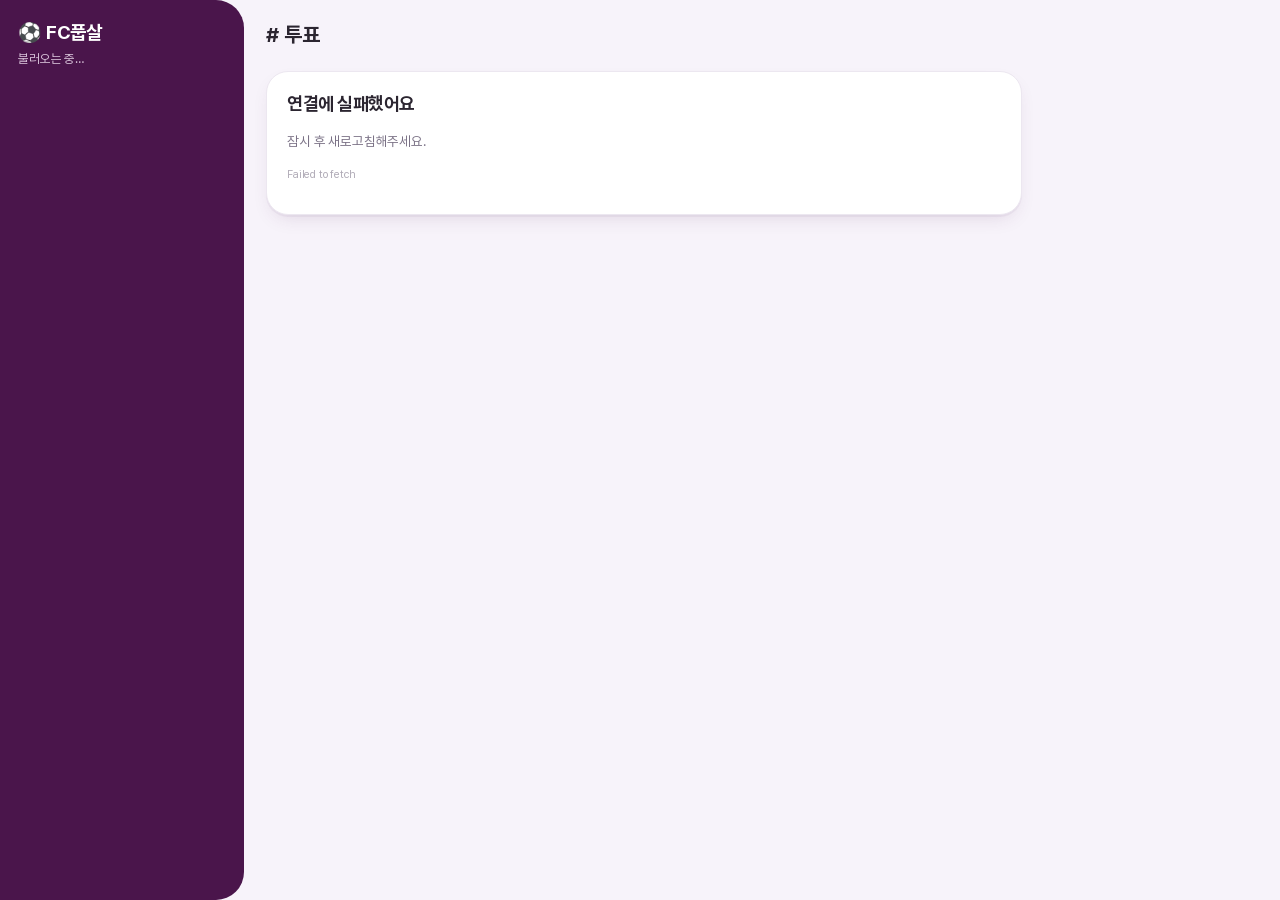
<file: index.html>
<!DOCTYPE html>
<html lang="ko">
<head>
<meta charset="UTF-8">
<meta name="viewport" content="width=device-width, initial-scale=1.0, viewport-fit=cover">
<title>FC풉살 하반기 내부매치 드래프트</title>
<meta name="description" content="FC풉살 2026 하반기 내부매치 드래프트 — 선호팀 투표부터 팀 발표, 우승 예측까지">
<link rel="stylesheet" href="assets/style.css?v=5e5db07b">
</head>
<body>

<div class="ws">
  <!-- 사이드바 (데스크톱) -->
  <aside class="sidebar">
    <div class="ws-head">
      <div>
        <div class="ws-name">⚽ FC풉살</div>
        <div class="ws-sub" id="sbPhase">불러오는 중…</div>
      </div>
    </div>
    <nav class="channels" id="channels"></nav>
  </aside>

  <main class="main">
    <!-- 상단 바 (모바일) -->
    <div class="topbar">
      <div id="kakaoExit"></div>
      <div class="ws-name">⚽ FC풉살 <span style="font-weight:400;opacity:.7;font-size:13px" id="tbPhase"></span></div>
      <div class="topbar-channels" id="channelsMobile"></div>
    </div>

    <header class="ch-head">
      <div class="ch-title" id="chTitle"># 투표</div>
      <div class="ch-desc" id="chDesc"></div>
    </header>

    <div class="pane" id="pane">
      <div class="card"><div class="hint">불러오는 중…</div></div>
    </div>
  </main>
</div>

<script src="assets/config.js?v=5e5db07b"></script>
<script src="assets/character.js?v=5e5db07b"></script>
<script src="assets/app.js?v=5e5db07b"></script>
<script>
const { api, store, snakeTeam, snakeSeq, snakeTrackHtml, colorFor, esc, timeAgo, shuffled, confetti,
        LOOK_GROUPS, lookRowHtml, clampNum, syncStickyTop, isTyping, kakaoExitBannerHtml } = window.FDApp;
const C = window.FD;
const { charSvg } = window.FDChar;

const CHANNELS = [
  { id: 'vote',    name: '투표',      min: 1, desc: '가고 싶은 팀에 투표하면 드래프트 순서가 정해져요' },
  { id: 'avatar',  name: '내캐릭터',  min: 1, desc: '나를 닮은 선수를 직접 꾸며보세요 — 코치 화면에도 그대로 나옵니다' },
  { id: 'reveal',  name: '결과발표',  min: 2, desc: '투표 결과로 정해진 드래프트 지명 순서' },
  { id: 'draft',   name: '드래프트',  min: 3, desc: '코치들이 팀을 고르는 중 — 진행 상황만 공개돼요' },
  { id: 'mock',    name: '모의드래프트', min: 2, desc: '비공개 드래프트, 심심하니까 여러분도 팀을 맞혀보세요' },
  { id: 'team',    name: '우리팀',    min: 4, desc: '확정된 3팀 명단 (가나다순)' },
  { id: 'predict', name: '예측',      min: 5, desc: '우승 팀을 예측하고 승률을 확인하세요' },
  { id: 'cheer',   name: '응원',      min: 4, desc: '팀별 응원 한마디' },
  { id: 'match',   name: '경기',      min: 6, desc: '12/19 매치 결과 · 순위표 · 예측 적중자' },
];

let S = {
  cfg: null, teams: [], players: [], marks: [], pledges: {}, looks: {}, coachCards: [],
  rosters: [], tally: null, comments: [], predictions: [], predictMarks: [],
  matches: [], standings: [], mockLeaderboard: [],
  active: null, cheerTeam: 'A', celebrated: false,
};

const phaseIdx = (p) => C.PHASES.indexOf(p || 'SETUP');
const teamOf = (code) => S.teams.find((t) => t.code === code) || { name: code, color: '#888', coaches: '' };
const myName = () => store.get('name');

async function load() {
  // 폴링 중 단계가 바뀌었는지 감지하려고, 덮어쓰기 전에 이전 값을 챙겨둔다.
  const prevPhase = S.cfg?.phase;
  const prevRevealStep = S.cfg?.reveal_step;

  S.cfg = await api.config();
  const [teams, players, marks, pledges, looks, coachCards] = await Promise.all([
    api.teams(), api.players(), api.voteMarks(), api.pledges(),
    api.looks().catch(() => ({})), api.coachCards().catch(() => []),
  ]);
  Object.assign(S, { teams, players, marks, pledges, looks, coachCards });
  // 등록해두면 이후 charSvg 호출이 전부 저장된 룩을 쓴다.
  // 코치 이름은 선수 이름과 겹치지 않아 한 맵에 같이 담아도 안전하다.
  window.FDChar.setLooks({ ...looks, ...api.looksFromCards(coachCards) });

  const pi = phaseIdx(S.cfg.phase);
  if (pi >= 2) { try { S.tally = await api.voteTally(); } catch { S.tally = null; } }
  if (pi >= 4) { try { S.mockLeaderboard = await api.mockDraftLeaderboard(); } catch { S.mockLeaderboard = []; } }
  if (pi >= 4) { try { S.rosters = await api.rosters(); } catch { S.rosters = []; } }
  if (pi >= 4) { try { S.comments = await api.comments(); } catch { S.comments = []; } }
  if (pi >= 5) {
    try { S.predictions = await api.predictions(); S.predictMarks = await api.predictMarks(); } catch { /* 무시 */ }
  }
  if (pi >= 6) {
    try { S.matches = await api.matches(); S.standings = await api.standings(); } catch { /* 무시 */ }
  }

  // 새 단계가 열릴 때마다 그 단계에 맞는 채널이 화면 맨 앞(활성 채널)으로 나와야
  // 한다 — 들어와 있던 채널에 그대로 머물면 마감·발표·결과공개가 떠도 못 보고
  // 지나칠 수 있다. 처음 들어왔을 때(S.active 없음)뿐 아니라, 폴링 중에 단계가
  // 바뀐 순간에도 옮겨준다. 모의드래프트는 REVEAL 발표가 끝나야 열리는(3순위까지
  // 공개된) 별도 시점이라 phase 만으론 못 잡아서 reveal_step 변화도 따로 본다.
  const phaseChanged = prevPhase != null && prevPhase !== S.cfg.phase;
  const mockJustUnlocked = S.cfg.phase === 'REVEAL' && prevRevealStep != null
    && prevRevealStep < 3 && (S.cfg.reveal_step || 0) >= 3;

  if (!S.active) S.active = defaultChannel();
  else if (phaseChanged) S.active = defaultChannel();
  else if (mockJustUnlocked) S.active = 'mock';

  render();
}

// 단계별로 "지금 가장 중요한" 채널(들) — 메뉴 맨 앞으로 끌어오고, 그중 첫
// 번째가 기본 활성 채널이 된다. 드래프트 단계엔 #드래프트·#모의드래프트가
// 나란히 진행 중이라 둘 다 앞으로 뺀다 — 모바일 상단 탭은 가로 스크롤이라
// 뒤에 있으면 사람들이 존재 자체를 못 보고 지나친다.
const PHASE_CHANNELS = {
  1: ['vote'], 2: ['reveal'], 3: ['draft', 'mock'],
  4: ['team', 'cheer'], 5: ['team', 'predict', 'cheer'], 6: ['match'],
};

function defaultChannel() {
  return (PHASE_CHANNELS[phaseIdx(S.cfg.phase)] || ['vote'])[0];
}

// 사이드바·모바일 상단 탭에 그릴 채널 순서 — 지금 단계의 채널(들)을 맨
// 앞으로, 나머지는 원래 순서 그대로 뒤에 붙인다.
function menuChannels() {
  const primary = PHASE_CHANNELS[phaseIdx(S.cfg.phase)] || [];
  const rest = CHANNELS.filter((c) => !primary.includes(c.id));
  return primary.map((id) => CHANNELS.find((c) => c.id === id)).concat(rest);
}

function unlocked(ch) { return phaseIdx(S.cfg.phase) >= ch.min; }

// ── 렌더 ───────────────────────────────────────────────
function render() {
  const label = C.PHASE_LABEL[S.cfg.phase] || '준비 중';
  document.getElementById('sbPhase').textContent = label;
  document.getElementById('tbPhase').textContent = '· ' + label;

  const navHtml = menuChannels().map((ch) => {
    const open = unlocked(ch);
    const active = S.active === ch.id;
    const live = open && ch.id === defaultChannel();
    return `<button class="ch ${active ? 'active' : ''} ${open ? '' : 'locked'}"
              ${open ? `onclick="go('${ch.id}')"` : 'disabled'}>
              <span class="hash">${open ? '#' : '🔒'}</span>${esc(ch.name)}
              ${live && !active ? '<span class="dot"></span>' : ''}
            </button>`;
  }).join('');
  document.getElementById('channels').innerHTML =
    '<div class="ch-label">채널</div>' + navHtml;
  document.getElementById('channelsMobile').innerHTML = navHtml;

  const ch = CHANNELS.find((c) => c.id === S.active) || CHANNELS[0];
  document.getElementById('chTitle').textContent = '# ' + ch.name;
  document.getElementById('chDesc').textContent = ch.desc;

  const pane = document.getElementById('pane');
  if (S.cfg.phase === 'SETUP') {
    pane.innerHTML = `<div class="card center"><h3>곧 시작합니다</h3>
      <p class="hint mt">드래프트 준비 중이에요. 카톡 공지를 기다려주세요 🙏</p></div>`;
    return;
  }
  ({ vote: renderVote, avatar: renderAvatar, reveal: renderReveal, draft: renderDraft, mock: renderMock,
     team: renderTeam, predict: renderPredict, cheer: renderCheer, match: renderMatch }[ch.id])(pane);
  syncStickyTop();   // topbar 높이를 재서 고정 미리보기가 겹치지 않게 한다
}

function go(id) { S.active = id; render(); }

// ── #투표 ──────────────────────────────────────────────
let voteForm = { name: null, look: null, first: null, second: null, pledge: '' };

// 빈 칸 앞에서 막히지 않도록 — 눌러서 넣고 고쳐 쓰라고 던져주는 예시
// 짧게 유지할 것 — 길어지면 모바일에서 한 줄에 하나씩만 들어가 칩 목록이 화면을 다 먹는다
const PLEDGE_SAMPLES = [
  '체력 자신 있어요 🏃',
  '수비 책임질게요 🧱',
  '골 넣을게요 ⚽',
  '패스 잘 받아요 🙌',
  '분위기 메이커 📣',
];

function usePledge(i) {
  const t = PLEDGE_SAMPLES[i];
  if (t == null) return;
  voteForm.pledge = t;
  const el = document.getElementById('pledgeInput');
  if (el) { el.value = t; el.focus(); }
  syncPledgeUi();
}

// 입력할 때마다 다시 그리면 포커스가 날아가서, 필요한 부분만 직접 건드린다
function onPledgeInput(v) { voteForm.pledge = v; syncPledgeUi(); }

function syncPledgeUi() {
  const filled = voteForm.pledge.trim().length > 0;
  const btn = document.getElementById('btnVote');
  const help = document.getElementById('pledgeHelp');
  const count = document.getElementById('pledgeCount');
  if (btn) btn.disabled = !filled;
  if (help) help.textContent = filled ? '좋아요! 이제 제출하면 끝이에요' : '한 줄만 적으면 투표가 완료돼요';
  if (count) count.textContent = `${voteForm.pledge.length} / 40`;
}

function renderVote(pane) {
  const done = store.get('voted') === '1';
  const closed = S.cfg.phase !== 'VOTE';

  if (closed) {
    pane.innerHTML = `<div class="card">
      <h3>투표가 마감되었어요</h3>
      <p class="hint mt">참여해주신 ${S.marks.length}명, 감사합니다 💚
      결과는 <b># 결과발표</b> 채널에서 확인할 수 있어요.</p>
      <div class="mt"><button class="btn" onclick="go('reveal')">결과 보러 가기</button></div>
    </div>`;
    return;
  }

  if (done) {
    pane.innerHTML = `<div class="card">
      <h3>소중한 한 표 감사합니다 💚</h3>
      <p class="hint mt">${esc(myName() || '')}님의 투표가 정상적으로 접수되었어요.
      결과는 투표 마감 후 <b># 결과발표</b> 채널에서 공개됩니다.</p>
      ${progressHtml()}
      </div>
      ${loungeHtml('선수 대기장')}
      ${pledgeCardHtml()}`;
    return;
  }

  pane.innerHTML = `
    <div class="card">
      <h3>1. 내 이름을 선택해주세요</h3>
      <div class="privacy">
        <span class="lock">🔒</span>
        <div>
          <span class="ptitle">고른 팀은 이름과 따로 저장돼요</span>
          <p>“누가 투표했는지”와 “어느 팀을 골랐는지”는 서로 다른 곳에 나뉘어 담기고,
             둘을 이어붙일 열쇠가 <strong>아예 없습니다</strong>.
             투표한 시각도 남기지 않아서 순서로 되짚는 것도 불가능해요.</p>
          <p>그래서 <strong>이걸 만든 원배도, 코치 누구도</strong> 내가 어느 팀을 골랐는지 볼 수 없어요.
             마음 편히 솔직하게 골라주세요 💚</p>
        </div>
      </div>
      <div class="grid-players">
        ${S.players.map((p) => {
          const voted = S.marks.includes(p);
          return `<div class="pcard ${voted ? 'disabled' : ''} ${voteForm.name === p ? 'sel' : ''}"
                    ${voted ? '' : `onclick="pickName('${esc(p)}')"`}>
                    <span class="chr-wrap">${charSvg(p, { size: 44 })}</span>
                    ${esc(p)}${voted ? '<span class="done">투표 완료</span>' : ''}
                  </div>`;
        }).join('')}
      </div>
      ${progressHtml()}
    </div>

    <div class="card ${voteForm.name ? '' : 'hidden'}" id="stepLook">
      <h3>2. 내 캐릭터 꾸미기</h3>
      <p class="hint" style="margin:4px 0 0">코치들이 드래프트할 때 이 모습으로 보게 됩니다.
        나중에 <b>#내캐릭터</b> 채널에서 언제든 고칠 수 있어요.</p>
      <div class="stage-stick"><div class="chr-stage" id="lookPreview">${voteForm.name
        ? charSvg(voteForm.name, { size: 112, look: voteForm.look, crop: false }) : ''}</div></div>
      <div class="row" style="justify-content:center;margin-bottom:4px">
        <button class="btn small ghost" onclick="randomizeVoteLook()">🎲 랜덤으로 돌려보기</button>
      </div>
      ${voteForm.look ? LOOK_GROUPS.map((g) => `<div class="look-group">${esc(g.title)}</div>
        ${g.rows.map((r) => lookRowHtml(r.k, r.name, voteForm.look, 'setVoteLook')).join('')}`).join('') : ''}
    </div>

    <div class="card ${voteForm.name ? '' : 'hidden'}" id="stepTeams">
      <h3>3. 가고 싶은 팀을 골라주세요</h3>
      <p class="hint" style="margin:4px 0 12px">가장 많은 표를 받은 팀이 <b>드래프트 1번</b>으로 선수를 뽑습니다.</p>
      <div style="font-weight:800;font-size:13.5px;margin-bottom:8px">1순위 <span style="color:var(--red)">*필수</span></div>
      <div class="team-opts">${teamOptsHtml('first')}</div>
      <div style="font-weight:800;font-size:13.5px;margin:16px 0 8px">2순위 <span class="hint">(선택)</span></div>
      <div class="team-opts">${teamOptsHtml('second')}</div>
    </div>

    <div class="card ${voteForm.first ? '' : 'hidden'}">
      <h3>4. 각오 한마디 <span style="color:var(--red);font-size:13.5px">*필수</span></h3>
      <p class="hint" style="margin:4px 0 10px">코치들이 드래프트하는 내내 이 한 줄을 보면서 선수를 고릅니다.
        <b>나를 어필할 수 있는 유일한 칸</b>이에요. 이 항목만 이름이 함께 공개됩니다.</p>
      <div class="row" style="gap:8px;flex-wrap:wrap;margin-bottom:10px">
        ${PLEDGE_SAMPLES.map((t, i) => `<button class="chip tap" onclick="usePledge(${i})">${esc(t)}</button>`).join('')}
      </div>
      <input class="input" id="pledgeInput" maxlength="40" placeholder="예) 뽑아주세요! 90분 내내 뛸 자신 있어요 💪"
             value="${esc(voteForm.pledge)}" oninput="onPledgeInput(this.value)">
      <div class="row mt">
        <span class="hint" id="pledgeHelp">${voteForm.pledge.trim() ? '좋아요! 이제 제출하면 끝이에요' : '한 줄만 적으면 투표가 완료돼요'}</span>
        <span class="spacer"></span>
        <span class="hint" id="pledgeCount">${voteForm.pledge.length} / 40</span>
      </div>
      <div class="mt"><button class="btn block" id="btnVote" onclick="submitVote()"
        ${voteForm.pledge.trim() ? '' : 'disabled'}>캐릭터 · 투표 · 각오 한번에 제출</button></div>
      <div class="err mt hidden" id="voteErr"></div>
    </div>`;
}

function teamOptsHtml(slot) {
  return S.teams.map((t) => {
    const sel = voteForm[slot] === t.code;
    return `<div class="team-block ${sel ? 'sel' : ''}" style="--tc:${t.color}">
      <button class="team-opt ${sel ? 'sel' : ''}" style="${sel ? `color:${t.color}` : ''}"
              onclick="pickTeam('${slot}','${t.code}')">
        <span class="team-swatch" style="background:${t.color}"></span>
        <span><span class="tname">${esc(t.name)}</span><br><span class="tcoach">${esc(t.coaches)} 코치</span></span>
        ${sel ? '<span class="pick-no">선택됨</span>' : ''}
      </button>
      ${slot === 'first' ? coachPitchHtml(t.code) : ''}
    </div>`;
  }).join('');
}

// 코치들의 어필 — 코치도 표를 받는 입장이라 캐릭터와 각오를 같이 보여준다
function coachPitchHtml(teamCode) {
  const cards = S.coachCards.filter((c) => c.team === teamCode);
  if (!cards.length) return '';
  return `<div class="pitch">
    ${cards.map((c) => `<div class="pitch-c">
      ${charSvg(c.coach_name, { size: 38 })}
      <div class="pitch-b">
        <b>${esc(c.coach_name)} 코치</b>
        <span>${esc(c.pledge || '한마디 준비 중이에요')}</span>
      </div>
    </div>`).join('')}
  </div>`;
}

function progressHtml() {
  const pct = Math.round((S.marks.length / S.players.length) * 100);
  return `<div class="mt">
    <div class="row"><span class="hint">투표 참여</span><span class="spacer"></span>
      <b>${S.marks.length} / ${S.players.length}명</b></div>
    <div class="progress mt" style="margin-top:6px"><i style="width:${pct}%"></i></div>
  </div>`;
}

// 대기장 — 스포트라이트 + 명단.
// 각오를 18칸에 욱여넣으면 전부 작아져 아무것도 안 읽힌다. 그래서 읽는 일은
// 위쪽 큰 카드 하나가 전담하고(3.2초마다 교대), 아래 명단은 "누가 왔나"만 본다.
// 명단의 누구든 누르면 그 사람이 바로 스포트라이트에 서므로 각오는 한 탭이면 닿는다.
let spotName = null;   // 지금 스포트라이트에 선 사람
let spotHold = 0;      // 탭으로 고른 뒤 자동 교대를 잠시 멈추는 시각
let spotTimer = null;

function spotTalkers() { return S.players.filter((p) => S.marks.includes(p) && S.pledges[p]); }

function startSpotLoop() {
  if (spotTimer) return;
  spotTimer = setInterval(() => {
    if (Date.now() < spotHold) return;
    const t = spotTalkers();
    if (t.length < 2) return;
    spotName = t[(t.indexOf(spotName) + 1) % t.length];
    paintSpot();
  }, 3200);
}

function speak(name) {
  spotName = name;
  spotHold = Date.now() + 9000;
  paintSpot();
}

function spotHtml() {
  const n = spotName;
  if (!n) {
    return `<div class="spot empty">
      <p class="hint">아직 각오를 남긴 사람이 없어요.<br>첫 번째가 되어보세요!</p>
    </div>`;
  }
  const arrived = S.marks.includes(n);
  const body = arrived
    ? (S.pledges[n] || '도착! 각오는 아직 안 남겼어요')
    : '아직 안 왔어요 — 카톡으로 살짝 알려주세요 🙌';
  return `<div class="spot ${arrived ? '' : 'away'}">
    ${charSvg(n, { size: 84, crop: false, bounce: arrived })}
    <div class="spot-name">${esc(n)}</div>
    <div class="spot-say">${esc(body)}</div>
  </div>`;
}

// 전체 렌더 없이 스포트라이트와 명단 강조만 갈아끼운다 —
// 10초마다 오는 재렌더와 부딪히지 않고, 캐릭터가 다시 튀지도 않는다
function paintSpot() {
  const el = document.getElementById('spot');
  if (!el) return;
  el.innerHTML = spotHtml();
  document.querySelectorAll('.crowd .cp').forEach((b) => b.classList.toggle('talking', b.dataset.name === spotName));
}

function loungeHtml(title) {
  const here = S.players.filter((p) => S.marks.includes(p));
  const left = S.players.filter((p) => !S.marks.includes(p));
  const t = spotTalkers();
  if (!t.includes(spotName) && Date.now() >= spotHold) spotName = t[0] || null;
  startSpotLoop();

  return `<div class="card">
    <div class="row">
      <h3 style="margin:0">${esc(title)}</h3>
      <span class="spacer"></span>
      <span class="chip ${left.length ? 'live' : ''}">${here.length} / ${S.players.length}명</span>
    </div>

    <div class="stage" id="spot">${spotHtml()}</div>

    <div class="crowd">
      ${S.players.map((n) => {
        const arrived = S.marks.includes(n);
        return `<button class="cp ${arrived ? '' : 'away'} ${n === spotName ? 'talking' : ''}"
                  data-name="${esc(n)}" onclick="speak('${esc(n)}')">
          ${charSvg(n, { size: 31, bounce: arrived })}
          <span class="nm">${esc(n)}</span>
        </button>`;
      }).join('')}
    </div>

    <p class="hint" style="margin:10px 0 0">${left.length === 0
      ? '전원 도착! 이제 마감과 발표만 남았어요 🎉'
      : `<b>${left.length}명</b>이 아직이에요 · 누구든 누르면 위에서 말해요`}</p>
    ${left.length ? `<div class="mt"><button class="btn small ghost" onclick="copyNudge()">카톡에 붙여넣을 문구 복사</button></div>` : ''}
  </div>`;
}

function copyNudge() {
  const left = S.players.filter((p) => !S.marks.includes(p));
  const text = left.length === 0
    ? `${S.players.length}명 전원 투표 완료했어요! 감사합니다 🎉`
    : `${left.join(', ')} 님 아직 투표 전이에요 🙌\n1분이면 끝나요. 캐릭터도 꾸미고 각오 한마디도 남겨주세요!\n${location.origin}${location.pathname}`;
  navigator.clipboard?.writeText(text).then(
    () => alert('복사했어요!\n\n' + text),
    () => prompt('아래 문구를 복사해 팀 단톡방에 붙여넣어 주세요', text)
  );
}

function pledgeCardHtml() {
  const name = myName();
  if (!name) return '';
  const cur = S.pledges[name] || '';
  return `<div class="card">
    <h3>각오 한마디 ${cur ? '고치기' : '남기기'}</h3>
    <p class="hint" style="margin:4px 0 10px">드래프트가 끝나기 전까지 언제든 고칠 수 있어요.
      더 좋은 문구가 떠올랐다면 지금 바꿔두세요.</p>
    <input class="input" id="pledgeLate" maxlength="40" value="${esc(cur)}" placeholder="예) 뽑아주세요! 열심히 뛸게요 💪">
    <div class="mt"><button class="btn small" onclick="savePledge()">저장</button>
      <span class="ok hidden" id="pledgeOk">저장했어요 ✓</span></div>
  </div>`;
}

function pickName(n) {
  voteForm.name = n;
  // 그 이름의 기본 캐릭터에서 시작한다 — 빈 화면보다 고치기가 쉽다
  voteForm.look = window.FDChar.getLook(n);
  render();
  document.getElementById('stepLook')?.scrollIntoView({ behavior: 'smooth', block: 'start' });
}
function setVoteLook(k, v) { voteForm.look[k] = v; render(); }
function randomizeVoteLook() { voteForm.look = window.FDChar.randomLook(); render(); }
function pickTeam(slot, code) {
  const wasEmpty = !voteForm.first;
  if (voteForm[slot] === code) voteForm[slot] = null;
  else {
    voteForm[slot] = code;
    const other = slot === 'first' ? 'second' : 'first';
    if (voteForm[other] === code) voteForm[other] = null;
  }
  render();
  if (wasEmpty && voteForm.first) {
    document.getElementById('pledgeInput')?.scrollIntoView({ behavior: 'smooth', block: 'center' });
  }
}

async function submitVote() {
  const btn = document.getElementById('btnVote');
  const err = document.getElementById('voteErr');
  const pledge = voteForm.pledge.trim();
  if (!voteForm.name || !voteForm.first) return;
  if (!pledge) {
    err.textContent = '각오 한마디를 한 줄 남겨주세요. 코치들이 이걸 보고 뽑아요!';
    err.classList.remove('hidden');
    document.getElementById('pledgeInput')?.focus();
    return;
  }
  btn.disabled = true; btn.textContent = '제출 중…'; err.classList.add('hidden');
  try {
    // 투표를 맨 마지막에 한다 — 1인 1회라 되돌릴 수 없기 때문에,
    // 앞의 둘이 실패하면 아무것도 잃지 않고 다시 누를 수 있어야 한다.
    if (voteForm.look) await api.submitLook(voteForm.name, voteForm.look);
    await api.submitPledge(voteForm.name, pledge);
    await api.submitVote(voteForm.name, voteForm.first, voteForm.second);
    store.set('name', voteForm.name); store.set('voted', '1');
    confetti();
    await load();
  } catch (e) {
    err.textContent = e.message; err.classList.remove('hidden');
    if (e.code === 'ALREADY_VOTED') { store.set('voted', '1'); store.set('name', voteForm.name); setTimeout(load, 1200); }
  } finally { btn.disabled = false; btn.textContent = '캐릭터 · 투표 · 각오 한번에 제출'; }
}

async function savePledge() {
  const el = document.getElementById('pledgeLate');
  try {
    await api.submitPledge(myName(), el.value.trim());
    document.getElementById('pledgeOk').classList.remove('hidden');
    S.pledges[myName()] = el.value.trim();
  } catch (e) { alert(e.message); }
}

// ── #내캐릭터 ──────────────────────────────────────────
// 13가지를 직접 고른다. 저장 전까지는 미리보기만 바뀌고, 저장을 누르면
// draft_looks 에 올라가 코치 보드·명단·응원 어디서든 이 모습으로 나온다.
let editLook = null;      // 편집 중인 룩 (저장 전)
let editName = null;      // 누구 캐릭터를 고치는 중인지

function renderAvatar(pane) {
  const F = window.FDChar;
  const name = editName || myName();

  if (!name) {
    pane.innerHTML = `<div class="card">
      <h3>먼저 내 이름을 알려주세요</h3>
      <p class="hint" style="margin:4px 0 14px">이름을 고르면 그 이름의 캐릭터를 꾸밀 수 있어요.</p>
      <div class="grid-players">
        ${S.players.map((p) => `<div class="pcard" onclick="pickAvatarName('${esc(p)}')">
          <span class="chr-wrap">${charSvg(p, { size: 44 })}</span>${esc(p)}</div>`).join('')}
      </div>
    </div>`;
    return;
  }

  if (!editLook) editLook = F.getLook(name);
  const saved = S.looks[name];

  pane.innerHTML = `
   <div class="look-editor">
    ${/* sticky 는 부모 박스 안에서만 붙는다 — 카드 안에 두면 그 카드가
         지나가는 순간 고정이 풀리므로, 스크롤 구간 전체를 덮는 래퍼의
         직계 자식으로 꺼내 둔다 */ ''}
    <div class="stage-stick card"><div class="chr-stage" id="lookPreview">${charSvg(name, { size: 116, look: editLook, crop: false })}</div></div>
    <div class="card center">
      <h3 style="margin-top:0">${esc(name)}</h3>
      <p class="hint">${saved ? '저장된 캐릭터를 고치는 중이에요' : '아직 저장 전이에요 — 기본 모습에서 시작합니다'}</p>
      <div class="row mt" style="justify-content:center;gap:8px;flex-wrap:wrap">
        <button class="btn small" id="btnLook" onclick="saveLook()">저장하기</button>
        <button class="btn small ghost" onclick="randomizeLook()">🎲 랜덤</button>
        <button class="btn small ghost" onclick="resetLook()">되돌리기</button>
      </div>
      <div class="err mt hidden" id="lookErr"></div>
      <div class="ok mt hidden" id="lookOk">저장했어요 ✓ 코치 화면에도 이 모습으로 보여요</div>
    </div>

    ${LOOK_GROUPS.map((g) => `<div class="card">
      <h3>${esc(g.title)}</h3>
      ${g.rows.map((r) => lookRowHtml(r.k, r.name, editLook, 'setLook')).join('')}
    </div>`).join('')}

    <div class="card">
      <p class="hint">다른 사람 캐릭터를 꾸미고 싶다면
        <button class="btn small ghost" onclick="pickAvatarName(null)">이름 다시 고르기</button></p>
    </div>
   </div>`;
}

// 등번호는 입력 중이라 전체 렌더를 돌리면 포커스가 날아간다.
// 값만 반영하고 미리보기 SVG 하나만 갈아끼운다.
function onNumInput(el) {
  const n = clampNum(el);
  const target = S.active === 'vote' ? voteForm.look : editLook;
  if (!target) return;
  target.nu = n;
  repaintPreview();
}

function repaintPreview() {
  const el = document.getElementById('lookPreview');
  if (!el) return;
  const inVote = S.active === 'vote';
  const name = inVote ? voteForm.name : (editName || myName());
  const look = inVote ? voteForm.look : editLook;
  if (!name || !look) return;
  el.innerHTML = charSvg(name, { size: inVote ? 112 : 116, look, crop: false });
}

function pickAvatarName(n) { editName = n; editLook = null; render(); }
function setLook(k, v) { editLook[k] = v; render(); }
function randomizeLook() { editLook = window.FDChar.randomLook(); render(); }
function resetLook() {
  const name = editName || myName();
  editLook = S.looks[name] ? window.FDChar.normalize(S.looks[name], window.FDChar.fromHash(name))
                           : window.FDChar.fromHash(name);
  render();
}

async function saveLook() {
  const name = editName || myName();
  const btn = document.getElementById('btnLook');
  const err = document.getElementById('lookErr');
  btn.disabled = true; btn.textContent = '저장 중…'; err.classList.add('hidden');
  try {
    await api.submitLook(name, editLook);
    S.looks[name] = { ...editLook };
    window.FDChar.setLooks(S.looks);
    store.set('name', name);
    confetti({ count: 70, duration: 1800 });
    render();
    document.getElementById('lookOk')?.classList.remove('hidden');
  } catch (e) {
    err.textContent = e.message; err.classList.remove('hidden');
    btn.disabled = false; btn.textContent = '저장하기';
  }
}

// ── #결과발표 ──────────────────────────────────────────
function renderReveal(pane) {
  if (!S.tally) {
    pane.innerHTML = `<div class="card center"><h3>결과 집계 중</h3>
      <p class="hint mt">투표가 마감되면 이곳에서 공개됩니다.</p></div>`;
    return;
  }
  const ranked = S.tally.slice().sort((a, b) => b.score - a.score || b.first - a.first);
  const order = S.cfg.draft_order;
  const step = phaseIdx(S.cfg.phase) > 2 ? 3 : (S.cfg.reveal_step || 0);

  if (step === 0) {
    pane.innerHTML = `<div class="reveal-stage">
      <div class="reveal-rank">2026 하반기 FC풉살</div>
      <div class="reveal-team">드래프트 순서 발표</div>
      <div class="reveal-score">잠시 후 3순위부터 차례로 공개됩니다</div>
    </div>
    <div class="card mt"><p class="hint">총 <b>${S.marks.length}명</b>이 투표에 참여했어요.
      1순위 3점 · 2순위 1점으로 집계합니다.</p></div>`;
    return;
  }

  const shown = ranked.slice(3 - step); // step 1 → 3위만, 2 → 3·2위, 3 → 전체
  const cards = shown.map((r) => {
    const rank = ranked.indexOf(r) + 1;
    const t = teamOf(r.code);
    const medal = ['🥇', '🥈', '🥉'][rank - 1];
    return `<div class="reveal-card" style="background:${t.color}">
      <span class="no">${medal}</span>
      <span><span class="nm">${esc(t.name)}</span><br>
        <span style="font-size:12.5px;opacity:.9">${esc(t.coaches)} 코치 · 드래프트 ${rank}번</span></span>
      <span class="sc">${r.score}점</span>
    </div>`;
  }).join('');

  pane.innerHTML = `
    <div class="reveal-stage">
      <div class="reveal-rank">${step >= 3 ? '최종 결과' : `${4 - step}순위 지명권 공개`}</div>
      <div class="reveal-team">드래프트 지명 순서</div>
      <div class="reveal-score">${S.marks.length}명 참여 · 1순위 3점 / 2순위 1점</div>
    </div>
    ${cards}
    ${step >= 3 && order ? `<div class="card mt center">
      <h3>지명 순서 확정</h3>
      <p class="mt" style="font-size:17px;font-weight:900">
        ${order.map((c, i) => `${i + 1}️⃣ ${esc(teamOf(c).name)}`).join('  →  ')}
      </p>
      <p class="hint mt">라운드마다 방향이 바뀌는 스네이크 방식으로 총 ${C.TOTAL_PICKS}픽이 진행됩니다.</p>
    </div>` : ''}`;

  if (step >= 3 && !S.celebrated) { S.celebrated = true; confetti(); }
}

// ── #드래프트 (선수 대기 화면) ─────────────────────────
function renderDraft(pane) {
  const done = phaseIdx(S.cfg.phase) > 3;
  const cur = S.cfg.progress_cursor || 0;
  const pct = Math.round((cur / C.TOTAL_PICKS) * 100);
  const order = S.cfg.draft_order;
  const nowTeam = !done && order && cur < C.TOTAL_PICKS ? teamOf(snakeTeam(order, cur)) : null;
  const nextTeam = nowTeam && cur + 1 < C.TOTAL_PICKS ? teamOf(snakeTeam(order, cur + 1)) : null;
  const round = Math.floor(cur / 3) + 1;

  pane.innerHTML = `
    <div class="card">
      <div class="row">
        <span class="chip ${done ? '' : 'live'}">${done ? '완료' : '진행 중'}</span>
        <span class="spacer"></span>
        <b>${cur} / ${C.TOTAL_PICKS}명 확정</b>
      </div>
      <div class="progress mt"><i style="width:${pct}%"></i></div>
      <h3 class="mt">${done ? '드래프트가 끝났어요!' : '🔒 지금 코치들이 팀을 고르고 있어요'}</h3>

      ${done ? '' : nowTeam ? `
      <div class="turn">
        <div class="turn-now" style="--tc:${nowTeam.color}">
          <span class="turn-label">지금 차례</span>
          <span class="turn-team">${esc(nowTeam.name)}</span>
          <span class="turn-sub">${round}라운드</span>
        </div>
        ${nextTeam ? `<div class="turn-next" style="--tc:${nextTeam.color}">
          <span class="turn-label">다음</span>
          <span class="turn-team">${esc(nextTeam.name)}</span>
        </div>` : `<div class="turn-next"><span class="turn-label">다음</span><span class="turn-team">마지막이에요</span></div>`}
      </div>` : `
      <div class="turn"><div class="turn-next" style="flex:1">
        <span class="turn-label">지금 차례</span>
        <span class="turn-team">순서 확정을 기다리는 중</span>
      </div></div>`}

      <p class="hint mt">
        ${done
          ? '<b># 우리팀</b> 채널에서 확정 명단을 확인하세요.'
          : '드래프트 과정은 코치들만 볼 수 있고, <b>누가 몇 번째로 뽑혔는지는 어디에도 공개되지 않아요.</b>'}
      </p>
      ${done ? `<div class="mt"><button class="btn" onclick="go('team')">확정 명단 보기</button></div>` : ''}
    </div>

    ${done ? '' : `<div class="card">
      <div class="row">
        <h3 style="margin:0">🎮 심심하면, 모의드래프트</h3>
      </div>
      <p class="hint" style="margin:4px 0 12px">코치들과 똑같은 순서로 여러분도 직접 3팀을 뽑아보세요.
        명단이 공개되면 얼마나 맞혔는지 순위도 나와요.</p>
      <button class="btn block" onclick="go('mock')">모의드래프트 진행하기</button>
    </div>`}

    ${order ? `<div class="card">
      <div class="row">
        <h3 style="margin:0">뽑는 순서</h3>
        <span class="spacer"></span>
        <span class="hint">${done ? '모두 끝' : nowTeam ? `지금 <b style="color:${nowTeam.color}">${esc(nowTeam.name)}</b>` : ''}</span>
      </div>
      <p class="hint" style="margin:4px 0 12px">한 라운드에 세 팀이 한 명씩 뽑고, 다음 라운드는 방향이 뒤집혀요.
        칸에는 팀만 표시되고 <b>누가 뽑혔는지는 나오지 않습니다.</b></p>
      ${snakeTrackHtml(order, cur, S.teams)}
    </div>` : ''}

    ${loungeHtml('선수 대기장')}`;
}

// ── #모의드래프트 ──────────────────────────────────────
// 실제 드래프트는 코치만 보는 비공개 진행이라, 기다리는 선수들이 심심하지 않게
// 코치들이 지금 쓰고 있는 것과 똑같은 화면(선수 풀 · 팀 차례 · 스네이크 트랙 ·
// 팀 현황 · 픽 로그)으로 직접 팀을 대신 뽑아보는 미니게임. 실제와 같은
// 지명 순서(draft_order)를 그대로 써서 "지금 차례"가 실제와 같은 방식으로
// 돌게 한다. 코치 픽(draft_picks)과 완전히 대칭 구조로 **한 명 뽑을 때마다
// 바로 DB에 저장**된다 — 새로고침해도, 다른 기기로 들어와도 이어서 할 수
// 있다. 화면에서 순번대로 고르는 건 UX일 뿐, 서버는 이 순번을 채점에만
// 쓰고("몇 번째로 뽑혔는지") 화면 어디에도 다시 노출하지 않는다 — 원칙 1은
// 그대로 지킨다. 한 명이 3팀을 전부 대신 뽑는 1인 시뮬레이션이라 "내 차례"
// 개념은 없다.
let mockName = null;   // 아직 store 에 저장하지 않은, 모의드래프트용으로 고른 이름
let mockPicks = null;  // 서버와 동기화된 내 픽 목록 [{ seq, team, player }] — null 이면 아직 안 불러옴
let mockBusy = false;  // 픽/취소/다시하기 요청이 오가는 동안 중복 탭 방지

function mockShowErr(msg) {
  const el = document.getElementById('mockErr');
  if (el) { el.textContent = msg; el.classList.remove('hidden'); }
}

function pickMockName(n) { mockName = n; mockPicks = null; renderMock(document.getElementById('pane')); }

async function mockPickPlayer(p) {
  const name = mockName || myName();
  const order = S.cfg.draft_order;
  if (!name || mockBusy || !mockPicks || !order) return;
  if (mockPicks.length >= S.players.length || mockPicks.some((x) => x.player === p)) return;
  mockBusy = true;
  document.getElementById('mockErr')?.classList.add('hidden');
  try {
    const res = await api.mockPick(name, p);
    mockPicks.push({ seq: res.seq, team: res.team, player: p });
    // 첫 픽이 성공한 시점에만 전역 신원을 확정한다 — 고르기만 하고 못 뽑았다면 안 묶인다
    if (mockName) { store.set('name', mockName); mockName = null; }
  } catch (e) {
    mockShowErr(e.message);
  } finally {
    mockBusy = false;
    renderMock(document.getElementById('pane'));
  }
}

async function mockUndo() {
  const name = mockName || myName();
  if (!name || mockBusy || !mockPicks || !mockPicks.length) return;
  mockBusy = true;
  document.getElementById('mockErr')?.classList.add('hidden');
  try {
    await api.mockUndo(name);
    mockPicks.pop();
  } catch (e) {
    mockShowErr(e.message);
  } finally {
    mockBusy = false;
    renderMock(document.getElementById('pane'));
  }
}

async function mockRedo() {
  const name = mockName || myName();
  if (!name || mockBusy) return;
  mockBusy = true;
  document.getElementById('mockErr')?.classList.add('hidden');
  try {
    await api.mockReset(name);
    mockPicks = [];
  } catch (e) {
    mockShowErr(e.message);
  } finally {
    mockBusy = false;
    renderMock(document.getElementById('pane'));
  }
}

// 코치 화면의 poolCardHtml과 같은 자리지만, 찜/원픽은 코치 전용 개념이라 뺐다.
// 탭 한 번이 곧 "지금 차례인 팀이 이 선수를 뽑는다" — 코치처럼 모달을 열지 않는다.
function mockPoolCardHtml(p) {
  const pledge = S.pledges[p];
  return `<div class="pcard" onclick="mockPickPlayer('${esc(p)}')">
    <span class="chr-wrap">${charSvg(p, { size: 42 })}</span>
    ${esc(p)}
    ${pledge ? `<span class="bubble">💬 ${esc(pledge)}</span>` : ''}
  </div>`;
}

async function renderMock(pane) {
  const name = mockName || myName();

  if (!name) {
    pane.innerHTML = `<div class="card">
      <h3>먼저 내 이름을 알려주세요</h3>
      <p class="hint" style="margin:4px 0 14px">이름을 골라야 모의드래프트에 참여할 수 있어요.</p>
      <div class="grid-players">
        ${S.players.map((p) => `<div class="pcard" onclick="pickMockName('${esc(p)}')">
          <span class="chr-wrap">${charSvg(p, { size: 44 })}</span>${esc(p)}</div>`).join('')}
      </div>
    </div>`;
    return;
  }

  // 서버에 이미 저장된 내 픽을 불러온다 — 새로고침·다른 기기에서도 이어서 하게 된다.
  if (mockPicks === null) {
    pane.innerHTML = `<div class="card"><p class="hint">불러오는 중…</p></div>`;
    try {
      const rows = await api.myMockPicks(name);
      mockPicks = rows.map((r) => ({ seq: r.seq, team: r.team, player: r.player_name }));
    } catch { mockPicks = []; }
    if (S.active !== 'mock') return; // 그새 다른 채널로 넘어갔으면 그리지 않는다
  }

  const pi = phaseIdx(S.cfg.phase);
  if (pi >= 4) { renderMockResult(pane, name); return; }

  // 마스터의 발표 연출(3→2→1순위)이 다 끝나기 전엔 지명 순서를 여기서 먼저
  // 보여주면 안 된다 — #결과발표 화면의 극적인 공개보다 앞서가지 않게 막는다.
  const revealed = pi > 2 || (S.cfg.reveal_step || 0) >= 3;
  const order = S.cfg.draft_order;
  if (!revealed || !order) {
    pane.innerHTML = `<div class="card">
      <h3>모의드래프트 🎮</h3>
      <p class="hint mt"><b># 결과발표</b> 채널에서 지명 순서 발표를 먼저 보고 오세요.
        순서가 다 공개되면 코치들과 똑같은 화면으로 참여할 수 있어요.</p>
    </div>`;
    return;
  }

  const drafted = mockPicks.map((p) => p.player);
  const pool = S.players.filter((p) => !drafted.includes(p));
  const cur = mockPicks.length;
  const total = S.players.length;
  const done = cur >= total;
  const nowTeam = !done ? teamOf(snakeTeam(order, cur)) : null;
  const round = Math.floor(cur / 3) + 1;

  pane.innerHTML = `
    <div class="turn-banner">
      <div>
        <div class="big">${done ? '✅ 23명 다 뽑았어요!' : `👉 지금 ${esc(nowTeam.name)} 차례`}</div>
        <div style="font-size:13px;opacity:.9;margin-top:2px">${cur} / ${total}명${done ? '' : ` · ${round}라운드`}</div>
      </div>
      <span class="spacer"></span>
      ${mockPicks.length ? `<button class="btn ghost small" style="background:#fff" ${mockBusy ? 'disabled' : ''} onclick="mockUndo()">방금 픽 취소</button>` : ''}
    </div>
    <div class="err mt hidden" id="mockErr"></div>

    <div class="card mt">
      <p class="hint" style="margin:4px 0 12px">코치들이 지금 쓰고 있는 화면과 똑같아요. 지금 차례인 팀이
        되었다고 생각하고 한 명씩 뽑아보세요 — 실제와 같은 순서로 라운드마다 방향이 뒤집혀요.
        고른 순간 바로 저장되니 나중에 이어서 해도 돼요.</p>
      ${snakeTrackHtml(order, cur, S.teams)}
    </div>

    <div class="board">
      <div class="card">
        <h3>선수 풀 <span class="hint" style="font-weight:600">· 남은 ${pool.length}명</span></h3>
        <p class="hint" style="margin:4px 0 12px">탭하면 지금 차례인 팀이 그 선수를 뽑아요. 💬는 각오 한마디예요.</p>
        <div class="grid-players">${pool.map((p) => mockPoolCardHtml(p)).join('')}</div>
      </div>

      <div>
        <div class="card">
          <h3>팀 현황</h3>
          ${S.teams.map((t) => {
            const members = mockPicks.filter((p) => p.team === t.code);
            const slots = snakeSeq(order).filter((c) => c === t.code).length;
            return `<div style="margin-top:12px">
              <div class="row" style="gap:6px">
                <span class="team-swatch" style="width:14px;height:14px;background:${t.color}"></span>
                <b style="font-size:14px">${esc(t.name)}</b>
                <span class="hint">${members.length}/${slots}</span>
              </div>
              <div class="roster-grid" style="grid-template-columns:repeat(3,1fr);margin-top:6px">
                ${Array.from({ length: slots }, (_, i) => members[i]
                  ? `<div class="roster-slot" style="font-size:13px;padding:9px 4px">${esc(members[i].player)}</div>`
                  : `<div class="roster-slot empty" style="font-size:12px;padding:9px 4px">대기</div>`).join('')}
              </div>
            </div>`;
          }).join('')}
        </div>

        <div class="card">
          <h3>픽 로그</h3>
          <div class="log mt">
            ${mockPicks.length === 0 ? '<p class="hint">아직 픽이 없어요.</p>'
              : mockPicks.slice().reverse().map((p) => `<div class="log-row">
                  <span class="log-seq">#${p.seq + 1}</span>
                  <span style="color:${teamOf(p.team).color};font-weight:800">${esc(teamOf(p.team).name)}</span>
                  <span class="spacer"></span><b>${esc(p.player)}</b></div>`).join('')}
          </div>
        </div>
      </div>
    </div>

    ${done ? `<div class="card mt center">
      <h3>다 뽑았어요 ✓</h3>
      <p class="hint mt">이미 저장됐어요. 결과가 공개되면 실제 명단과 비교해 순위를 보여드릴게요.</p>
      <div class="mt"><button class="btn ghost small" ${mockBusy ? 'disabled' : ''} onclick="mockRedo()">처음부터 다시</button></div>
    </div>` : ''}`;
}

function renderMockResult(pane, name) {
  const board = S.mockLeaderboard || [];
  const myRank = board.findIndex((r) => r.name === name);
  const mine = myRank >= 0 ? board[myRank] : null;

  pane.innerHTML = `
    <div class="card center">
      <h3>모의드래프트 결과 🎮</h3>
      <p class="hint mt">실제 명단과 비교해 몇 명을 맞혔는지 순위를 매겼어요.</p>
      ${mine
        ? `<p class="mt" style="font-size:30px;font-weight:900">${mine.correct}<span style="font-size:16px;color:var(--muted)">/${mine.total}</span>
           <span style="font-size:15px;font-weight:700;color:var(--muted)"> · ${myRank + 1}위</span></p>`
        : '<p class="hint mt">완주하지 못하셨네요 — 다음 드래프트 때 도전해보세요!</p>'}
    </div>
    <div class="card mt">
      <h3>전체 순위</h3>
      ${board.length === 0 ? '<p class="hint mt">완주한 사람이 아직 없어요.</p>' : `
      <div class="mt">${board.map((r, i) => `<div class="row" style="padding:7px 0">
        <span style="width:26px">${i + 1}.</span>
        <b style="${r.name === name ? 'color:var(--green)' : ''}">${esc(r.name)}</b><span class="spacer"></span>
        <span>${r.correct}/${r.total}</span>
      </div>`).join('')}</div>`}
    </div>
    ${mine ? mockDetailHtml() : ''}`;
}

function mockDetailHtml() {
  if (!mockPicks || !mockPicks.length) return '';
  const answer = {};
  S.rosters.forEach((r) => r.members.forEach((p) => { answer[p] = r.team; }));
  return `<div class="card mt">
    <h3>내 예측 vs 실제</h3>
    <div class="mt">${S.players.map((p) => {
      const guess = mockPicks.find((x) => x.player === p)?.team;
      const real = answer[p], hit = guess === real;
      return `<div class="row" style="padding:5px 0">
        <span style="flex:1">${esc(p)}</span>
        <span class="hint" style="width:26px;text-align:center">${guess || '-'}</span>
        <span style="width:20px;text-align:center">${hit ? '✅' : '❌'}</span>
        <span style="width:26px;text-align:center;font-weight:700">${real || '-'}</span>
      </div>`;
    }).join('')}</div>
  </div>`;
}

function msgHtml(name, body, tag, time, useChar) {
  return `<div class="msg">
    ${useChar === false
      ? `<div class="avatar" style="background:${colorFor(name)}">${esc(name.slice(0, 1))}</div>`
      : charSvg(name, { size: 34 })}
    <div class="msg-body">
      <div class="msg-head"><span class="msg-name">${esc(name)}</span>
        ${tag ? `<span class="msg-tag">${esc(tag)}</span>` : ''}
        ${time ? `<span class="msg-time">${esc(time)}</span>` : ''}</div>
      <div class="msg-text">${esc(body)}</div>
    </div>
  </div>`;
}

// ── #우리팀 ────────────────────────────────────────────
function renderTeam(pane) {
  if (!S.rosters.length) {
    pane.innerHTML = `<div class="card center"><h3>아직 공개 전이에요</h3>
      <p class="hint mt">드래프트가 끝나면 이곳에 3팀 명단이 올라옵니다.</p></div>`;
    return;
  }
  const me = myName();
  const topTeam = S.cfg.draft_order ? S.cfg.draft_order[0] : null;
  pane.innerHTML = S.teams.map((t) => {
    const r = S.rosters.find((x) => x.team === t.code);
    const members = r ? r.members : [];
    const isTop = t.code === topTeam;
    return `<div class="card">
      <div class="roster-head">
        <span class="team-swatch" style="background:${t.color}"></span>
        <span><span class="tname" style="font-size:17px;font-weight:900">${esc(t.name)}
          ${isTop ? '<span class="pride-badge">🥇 투표 1위</span>' : ''}</span><br>
          <span class="hint">${esc(t.coaches)} 코치 · ${members.length}명</span></span>
      </div>
      <div class="roster-grid">
        ${members.map((m) => `<div class="roster-slot ${m === me ? 'me' : ''}">
            <span class="chr-wrap">${charSvg(m, { size: 46, jersey: t.color })}</span>${esc(m)}
          </div>`).join('')}
      </div>
    </div>`;
  }).join('') + `
    <div class="card">
      <p class="hint">명단은 <b>가나다순</b>입니다. 지명 순서는 코치들만 알고 있고 어디에도 공개되지 않으니 편하게 즐겨주세요 💚</p>
      <div class="mt row">
        <button class="btn" onclick="go('predict')">우승 예측하러 가기</button>
        <button class="btn ghost" onclick="go('cheer')">응원 남기기</button>
      </div>
    </div>`;

  if (!S.celebrated) { S.celebrated = true; confetti(); }
}

// ── #예측 ──────────────────────────────────────────────
let predForm = { ranks: [] };

function renderPredict(pane) {
  if (phaseIdx(S.cfg.phase) < 5) {
    pane.innerHTML = `<div class="card center"><h3>아직 열리지 않았어요</h3>
      <p class="hint mt">팀 발표가 끝나면 예측이 열립니다.</p></div>`;
    return;
  }
  const done = store.get('predicted') === '1';
  const probs = winProbabilities();

  pane.innerHTML = `
    ${done ? `<div class="card"><h3>예측 완료 💚</h3>
        <p class="hint mt">매치 당일 킥오프 전까지 집계되고, 경기가 끝나면 적중자를 발표할게요.</p></div>`
      : `<div class="card">
        <h3>우승 순위를 예측해보세요</h3>
        <p class="hint" style="margin:4px 0 12px">1위부터 순서대로 팀을 탭하세요.</p>
        <div class="team-opts">
          ${S.teams.map((t) => {
            const idx = predForm.ranks.indexOf(t.code);
            return `<button class="team-opt ${idx >= 0 ? 'sel' : ''}" style="${idx >= 0 ? `color:${t.color}` : ''}"
                      onclick="pickRank('${t.code}')">
                      <span class="team-swatch" style="background:${t.color}"></span>
                      <span><span class="tname">${esc(t.name)}</span><br>
                        <span class="tcoach">${esc(t.coaches)} 코치</span></span>
                      ${idx >= 0 ? `<span class="pick-no">${idx + 1}위</span>` : ''}
                    </button>`;
          }).join('')}
        </div>
        <div class="mt">
          <input class="input" id="predNick" maxlength="10" placeholder="닉네임 (예: 풉살고양이)"
                 value="${esc(myName() || '')}">
        </div>
        <div class="mt"><button class="btn block" id="btnPred" onclick="submitPrediction()"
          ${predForm.ranks.length === 3 ? '' : 'disabled'}>예측 등록하기</button></div>
        <div class="err mt hidden" id="predErr"></div>
      </div>`}

    <div class="card">
      <h3>팀별 우승 확률</h3>
      <p class="hint" style="margin:4px 0 12px">팬심 지수 60% + 전력 지수 40%를 라운드로빈 1만 회 시뮬레이션한 결과예요.
        개인 평가는 만들지 않습니다.</p>
      ${S.teams.map((t) => {
        const p = probs[t.code] || 0;
        return `<div class="prob-row">
          <span class="prob-name">${esc(t.name)}</span>
          <span class="prob-track"><i style="width:${(p * 100).toFixed(1)}%;background:${t.color}"></i></span>
          <span class="prob-val">${(p * 100).toFixed(0)}%</span>
        </div>`;
      }).join('')}
      <p class="hint mt">예측 참여 ${S.predictions.length}명</p>
    </div>`;
}

function pickRank(code) {
  const i = predForm.ranks.indexOf(code);
  if (i >= 0) predForm.ranks.splice(i, 1);
  else if (predForm.ranks.length < 3) predForm.ranks.push(code);
  render();
}

async function submitPrediction() {
  const err = document.getElementById('predErr');
  const nick = document.getElementById('predNick').value.trim() || '익명의 풉살러';
  const name = myName();
  if (!name) { err.textContent = '투표에 참여한 기기에서만 예측할 수 있어요.'; err.classList.remove('hidden'); return; }
  try {
    await api.submitPrediction(name, ...predForm.ranks, nick);
    store.set('predicted', '1');
    confetti();
    await load();
  } catch (e) { err.textContent = e.message; err.classList.remove('hidden'); }
}

// 팬심 60% + 전력 40% → 라운드로빈 몬테카를로
function winProbabilities() {
  const codes = S.teams.map((t) => t.code);
  if (!codes.length) return {};
  const fan = {}, pow = {};
  const total = S.predictions.length || 1;
  codes.forEach((c) => {
    fan[c] = S.predictions.filter((p) => p.rank1 === c).length / total;
    const r = S.rosters.find((x) => x.team === c);
    pow[c] = r && r.power ? Number(r.power) : 1;
  });
  const powSum = codes.reduce((s, c) => s + pow[c], 0) || 1;
  const strength = {};
  codes.forEach((c) => { strength[c] = 0.6 * fan[c] + 0.4 * (pow[c] / powSum); });

  const wins = Object.fromEntries(codes.map((c) => [c, 0]));
  const SIMS = 10000;
  for (let s = 0; s < SIMS; s++) {
    const pts = Object.fromEntries(codes.map((c) => [c, 0]));
    for (let i = 0; i < codes.length; i++) {
      for (let j = i + 1; j < codes.length; j++) {
        const a = codes[i], b = codes[j];
        const pa = 1 / (1 + Math.exp(-4 * (strength[a] - strength[b])));
        const r = Math.random();
        if (r < pa * 0.85) pts[a] += 3;
        else if (r < 0.85) pts[b] += 3;
        else { pts[a] += 1; pts[b] += 1; }
      }
    }
    const best = Math.max(...codes.map((c) => pts[c]));
    const leaders = codes.filter((c) => pts[c] === best);
    wins[leaders[Math.floor(Math.random() * leaders.length)]]++;
  }
  return Object.fromEntries(codes.map((c) => [c, wins[c] / SIMS]));
}

// ── #경기 ──────────────────────────────────────────────
function renderMatch(pane) {
  const done = S.matches.filter((m) => m.home_score != null).length;
  const all = done === S.matches.length && done > 0;
  const champ = all && S.standings.length ? S.standings[0].code : null;
  const topTeam = S.cfg.draft_order ? S.cfg.draft_order[0] : null;

  pane.innerHTML = `
    ${champ ? `<div class="reveal-stage">
      <div class="reveal-rank">2026 하반기 내부매치</div>
      <div class="reveal-team">🏆 ${esc(teamOf(champ).name)}</div>
      <div class="reveal-score">${esc(teamOf(champ).coaches)} 코치 · 우승을 축하합니다!</div>
    </div>` : ''}

    <div class="card">
      <h3>경기 결과</h3>
      <p class="hint" style="margin:4px 0 12px">${done} / ${S.matches.length}경기 종료 · 5:5 · 12분
        ${topTeam ? `· 경기 순서는 <b style="color:${teamOf(topTeam).color}">${esc(teamOf(topTeam).name)}</b>이 정했어요 🥇` : ''}</p>
      ${S.matches.map((m) => {
        const h = teamOf(m.home), a = teamOf(m.away);
        const played = m.home_score != null;
        const hw = played && m.home_score > m.away_score;
        const aw = played && m.away_score > m.home_score;
        return `<div class="row" style="padding:11px 0;border-bottom:1.5px solid var(--border)">
          <span style="flex:1;text-align:right;font-weight:700;font-size:15px;${hw ? '' : 'opacity:.6'}">${esc(h.name)}</span>
          <span class="team-swatch" style="width:14px;height:14px;background:${h.color}"></span>
          <span style="font-weight:700;font-size:17px;min-width:64px;text-align:center">
            ${played ? `${m.home_score} : ${m.away_score}` : '<span class="hint">vs</span>'}</span>
          <span class="team-swatch" style="width:14px;height:14px;background:${a.color}"></span>
          <span style="flex:1;font-weight:700;font-size:15px;${aw ? '' : 'opacity:.6'}">${esc(a.name)}</span>
        </div>`;
      }).join('')}
    </div>

    <div class="card">
      <h3>순위표</h3>
      <div class="table-wrap mt" style="overflow-x:auto">
        <table style="width:100%;border-collapse:collapse;font-size:13.5px">
          <thead><tr style="color:var(--muted);font-size:12px">
            <th style="text-align:left;padding:6px 4px">팀</th>
            <th style="padding:6px 4px">경기</th><th style="padding:6px 4px">승</th>
            <th style="padding:6px 4px">무</th><th style="padding:6px 4px">패</th>
            <th style="padding:6px 4px">득실</th><th style="padding:6px 4px">승점</th>
          </tr></thead>
          <tbody>
            ${S.standings.map((r, i) => {
              const t = teamOf(r.code);
              return `<tr style="border-top:1.5px solid var(--border)">
                <td style="padding:9px 4px">
                  <span style="font-weight:700">${i + 1}. ${esc(t.name)}</span>
                  ${r.code === topTeam ? '<span class="pride-badge" style="margin-left:5px">🥇</span>' : ''}</td>
                <td style="text-align:center">${r.played}</td>
                <td style="text-align:center">${r.win}</td>
                <td style="text-align:center">${r.draw}</td>
                <td style="text-align:center">${r.loss}</td>
                <td style="text-align:center">${r.gd > 0 ? '+' : ''}${r.gd}</td>
                <td style="text-align:center;font-weight:700;font-size:15px">${r.pts}</td>
              </tr>`;
            }).join('')}
          </tbody>
        </table>
      </div>
    </div>

    ${all ? winnersCardHtml() : `<div class="card">
      <h3>예측 적중자</h3>
      <p class="hint mt">모든 경기가 끝나면 적중자를 발표할게요 🎯</p></div>`}`;

  if (champ && !S.celebrated) { S.celebrated = true; confetti(); }
}

// 최종 순위를 정확히 맞힌 사람 / 우승팀만 맞힌 사람
function winnersCardHtml() {
  const order = S.standings.map((r) => r.code);
  const exact = S.predictions.filter((p) => p.rank1 === order[0] && p.rank2 === order[1] && p.rank3 === order[2]);
  const champOnly = S.predictions.filter((p) => p.rank1 === order[0] && !exact.includes(p));

  return `<div class="card">
    <h3>🎯 예측 적중자</h3>
    <p class="hint" style="margin:4px 0 12px">총 ${S.predictions.length}명이 예측에 참여했어요.</p>
    <div style="font-weight:700;font-size:15px;margin-bottom:6px">
      순위 3개 모두 적중 <span style="color:var(--green)">${exact.length}명</span></div>
    ${exact.length
      ? `<div class="row">${exact.map((p) =>
          `<span class="chip" style="background:rgba(0,163,122,.12);color:var(--green)">${esc(p.nickname || '익명')}</span>`).join('')}</div>`
      : '<p class="hint">아무도 맞히지 못했어요 😅</p>'}
    <div style="font-weight:700;font-size:15px;margin:16px 0 6px">
      우승팀 적중 <span style="color:var(--blue)">${champOnly.length}명</span></div>
    ${champOnly.length
      ? `<div class="row">${champOnly.map((p) =>
          `<span class="chip">${esc(p.nickname || '익명')}</span>`).join('')}</div>`
      : '<p class="hint">해당자가 없어요.</p>'}
  </div>`;
}

// ── #응원 ──────────────────────────────────────────────
function renderCheer(pane) {
  const list = S.comments.filter((c) => c.team === S.cheerTeam);
  pane.innerHTML = `
    <div class="card">
      <div class="row" style="margin-bottom:12px">
        ${S.teams.map((t) => `<button class="btn small ${S.cheerTeam === t.code ? '' : 'ghost'}"
            style="${S.cheerTeam === t.code ? `background:${t.color}` : ''}"
            onclick="S.cheerTeam='${t.code}';render()">${esc(t.name)}</button>`).join('')}
      </div>
      <p class="hint">팀 응원과 도발은 환영! 개인을 향한 실력 평가는 삼가주세요 💚</p>
      <div class="mt">
        <input class="input" id="cmtNick" maxlength="10" placeholder="닉네임" value="${esc(myName() || '')}">
        <textarea class="textarea mt" id="cmtBody" maxlength="200"
          placeholder="${esc(teamOf(S.cheerTeam).name)}에 응원 한마디!"></textarea>
        <div class="row mt"><button class="btn" onclick="submitComment()">보내기</button>
          <span class="err hidden" id="cmtErr"></span></div>
      </div>
    </div>
    <div class="card">
      <h3># ${esc(teamOf(S.cheerTeam).name)}</h3>
      <div class="mt">
        ${list.length === 0 ? '<p class="hint">첫 응원을 남겨보세요!</p>'
          : list.map((c) => msgHtml(c.nickname, c.body, null, timeAgo(c.created_at), false)).join('')}
      </div>
    </div>`;
}

async function submitComment() {
  const nick = document.getElementById('cmtNick').value.trim();
  const body = document.getElementById('cmtBody').value.trim();
  const err = document.getElementById('cmtErr');
  err.classList.add('hidden');
  if (!nick || !body) { err.textContent = '닉네임과 내용을 입력해주세요.'; err.classList.remove('hidden'); return; }
  try {
    await api.submitComment(S.cheerTeam, nick, body);
    document.getElementById('cmtBody').value = '';
    S.comments = await api.comments();
    render();
  } catch (e) { err.textContent = e.message; err.classList.remove('hidden'); }
}

// ── 시작 & 주기적 갱신 ─────────────────────────────────
document.getElementById('kakaoExit').innerHTML = kakaoExitBannerHtml();

load().catch((e) => {
  document.getElementById('pane').innerHTML =
    `<div class="card"><h3>연결에 실패했어요</h3><p class="hint mt">잠시 후 새로고침해주세요.</p>
     <p class="hint" style="font-size:11px;opacity:.6">${esc(e.message)}</p></div>`;
});
setInterval(() => {
  if (isTyping()) return; // 각오 등 입력 중엔 재렌더를 건너뛴다 — 자판이 닫히는 문제 방지
  load().catch(() => {});
}, 10000);
</script>
</body>
</html>
</file>
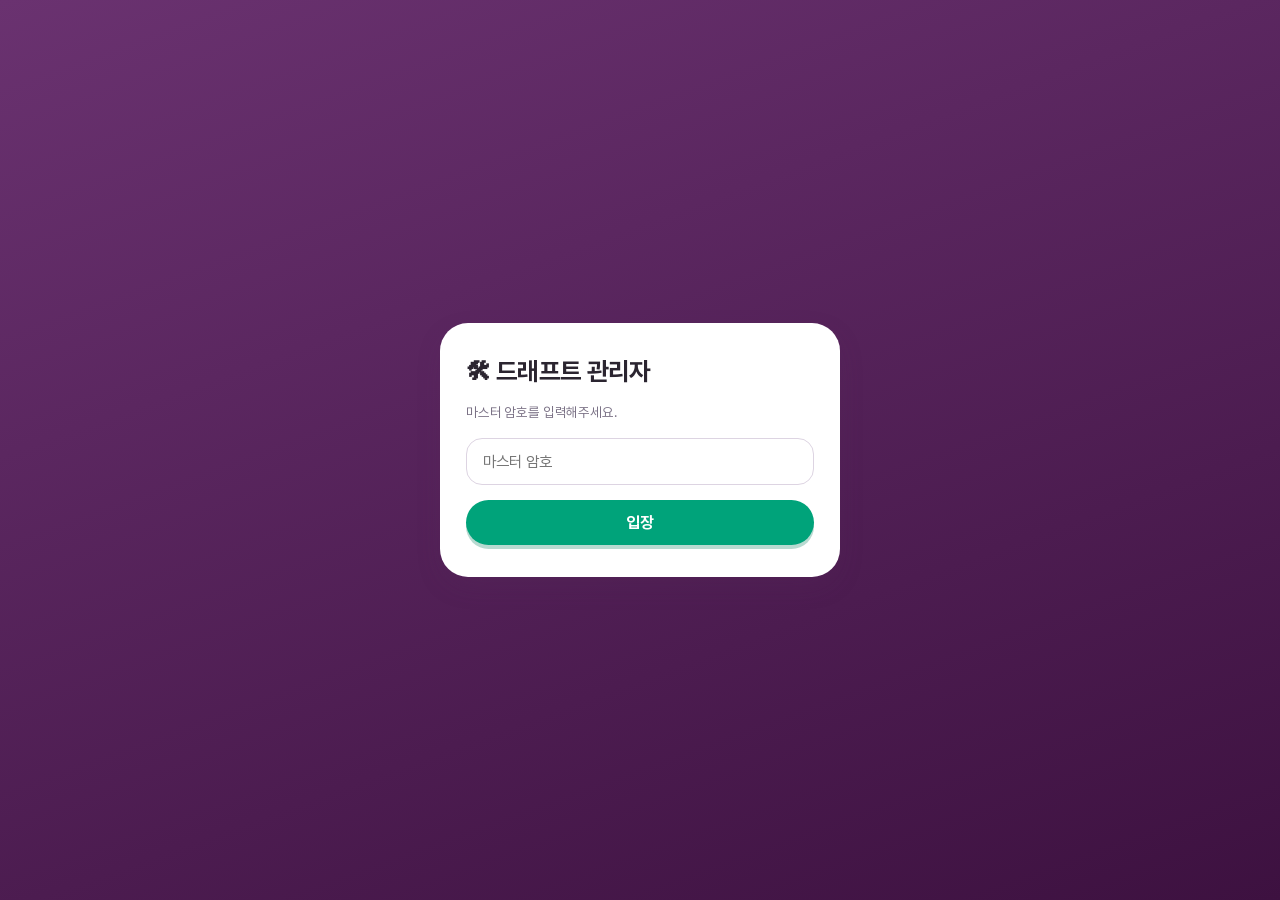
<file: admin.html>
<!DOCTYPE html>
<html lang="ko">
<head>
<meta charset="UTF-8">
<meta name="viewport" content="width=device-width, initial-scale=1.0">
<title>FC풉살 드래프트 관리자</title>
<meta name="robots" content="noindex">
<link rel="stylesheet" href="assets/style.css?v=5e5db07b">
</head>
<body>

<div class="gate" id="gate">
  <div id="kakaoExitGate"></div>
  <div class="gate-card">
    <h1>🛠 드래프트 관리자</h1>
    <p class="hint">마스터 암호를 입력해주세요.</p>
    <div class="mt"><input class="input" id="pass" placeholder="마스터 암호" autocomplete="off"
      onkeydown="if(event.key==='Enter')login()"></div>
    <div class="mt"><button class="btn block" id="btnLogin" onclick="login()">입장</button></div>
    <div class="err mt hidden" id="loginErr"></div>
  </div>
</div>

<div class="ws hidden" id="app">
  <aside class="sidebar">
    <div class="ws-head"><div>
      <div class="ws-name">⚽ FC풉살</div>
      <div class="ws-sub">마스터 콘솔</div>
    </div></div>
    <nav class="channels">
      <div class="ch-label">바로가기</div>
      <button class="ch" onclick="location.href='index.html'"><span class="hash">#</span>선수 화면</button>
      <button class="ch" onclick="location.href='coach.html'"><span class="hash">#</span>코치 보드</button>
    </nav>
  </aside>

  <main class="main">
    <div class="topbar">
      <div id="kakaoExit"></div>
      <div class="ws-name">⚽ FC풉살 · 마스터</div>
      <div class="topbar-channels">
        <button class="ch" onclick="location.href='index.html'">선수 화면</button>
        <button class="ch" onclick="location.href='coach.html'">코치 보드</button>
      </div>
    </div>
    <header class="ch-head">
      <div class="ch-title">🛠 운영 콘솔</div>
      <div class="ch-desc">단계 전환 · 발표 진행 · 결과 공개</div>
    </header>
    <div class="pane" id="pane"></div>
  </main>
</div>

<script src="assets/config.js?v=5e5db07b"></script>
<script src="assets/app.js?v=5e5db07b"></script>
<script>
const { api, store, esc, isTyping, kakaoExitBannerHtml } = window.FDApp;
const C = window.FD;
let PASS = null, ST = null, TEAMS = [], TALLY = null, MATCHES = [];

document.getElementById('kakaoExitGate').innerHTML = kakaoExitBannerHtml();

const STEPS = [
  { phase: 'VOTE',    title: '① 투표 오픈',      desc: '선수들이 선호팀에 투표합니다.' },
  { phase: 'REVEAL',  title: '② 투표 마감 · 발표', desc: '투표를 닫고 지명 순서를 공개합니다.' },
  { phase: 'DRAFT',   title: '③ 드래프트 창 오픈', desc: `코치들이 각자 접속해 ${C.TOTAL_PICKS}픽을 진행합니다.` },
  { phase: 'RESULT',  title: '④ 결과 공개',       desc: '가나다순 명단을 선수들에게 공개합니다.' },
  { phase: 'PREDICT', title: '⑤ 예측 · 응원 오픈', desc: '우승 예측과 팀 응원 채널을 엽니다.' },
  { phase: 'MATCH',   title: '⑥ 매치데이',        desc: '예측을 잠그고 경기 결과를 입력합니다.' },
];

async function login() {
  const btn = document.getElementById('btnLogin'), err = document.getElementById('loginErr');
  const pass = document.getElementById('pass').value.trim();
  btn.disabled = true; err.classList.add('hidden');
  try {
    ST = await api.coachState(pass);
    if (!ST.coach.is_master) throw new Error('마스터 암호가 아닙니다.');
    PASS = pass; store.set('masterpass', pass);
    TEAMS = await api.teams();
    document.getElementById('gate').classList.add('hidden');
    document.getElementById('app').classList.remove('hidden');
    document.getElementById('kakaoExit').innerHTML = kakaoExitBannerHtml();
    await refresh();
    setInterval(() => {
      if (isTyping()) return; // 점수 입력 등 입력 중엔 재렌더를 건너뛴다 — 자판이 닫히는 문제 방지
      refresh();
    }, 8000);
  } catch (e) { err.textContent = e.message; err.classList.remove('hidden'); }
  finally { btn.disabled = false; }
}

async function refresh() {
  ST = await api.coachState(PASS);
  try { TALLY = await api.voteTally(); } catch { TALLY = null; }
  try { MATCHES = await api.matches(); } catch { MATCHES = []; }
  render();
}

const teamOf = (c) => TEAMS.find((t) => t.code === c) || { name: c, color: '#888' };

function render() {
  const cur = C.PHASES.indexOf(ST.phase);
  const order = ST.draft_order;

  document.getElementById('pane').innerHTML = `
    <div class="card">
      <div class="row">
        <span class="chip live">${esc(C.PHASE_LABEL[ST.phase] || ST.phase)}</span>
        <span class="spacer"></span>
        <span class="hint">투표 ${ST.vote_count}/${ST.players.length} · 드래프트 ${ST.cursor}/${C.TOTAL_PICKS}</span>
      </div>
      <div class="mt">
        ${STEPS.map((s) => {
          const idx = C.PHASES.indexOf(s.phase);
          const active = ST.phase === s.phase;
          return `<div class="row" style="padding:9px 0;border-bottom:1px solid var(--border-soft)">
            <div style="flex:1">
              <b style="${active ? 'color:var(--green)' : ''}">${esc(s.title)}</b>
              <div class="hint">${esc(s.desc)}</div>
            </div>
            <button class="btn small ${active ? '' : 'ghost'}"
              onclick="setPhase('${s.phase}')" ${active ? 'disabled' : ''}>
              ${active ? '진행 중' : (idx < cur ? '되돌리기' : '이 단계로')}</button>
          </div>`;
        }).join('')}
      </div>
    </div>

    ${ST.phase === 'REVEAL' ? revealCard() : ''}
    ${ST.cursor >= C.TOTAL_PICKS && ST.phase === 'DRAFT' ? publishCard() : ''}
    ${ST.phase === 'MATCH' ? matchCard() : ''}

    <div class="card">
      <h3>현재 집계</h3>
      ${TALLY ? `<div class="mt">${TALLY.slice().sort((a, b) => b.score - a.score).map((t, i) =>
        `<div class="row" style="padding:5px 0">
          <span style="width:22px">${i + 1}.</span>
          <b>${esc(teamOf(t.code).name)}</b><span class="spacer"></span>
          <span class="hint">1순위 ${t.first} · 2순위 ${t.second}</span>
          <b style="margin-left:10px">${t.score}점</b>
        </div>`).join('')}</div>`
        : '<p class="hint mt">투표가 마감되어야 집계가 보입니다.</p>'}
      ${order ? `<p class="hint mt">확정 순서: <b>${order.map((c, i) => `${i + 1}️⃣ ${esc(teamOf(c).name)}`).join(' → ')}</b></p>` : ''}
    </div>

    <div class="card">
      <h3 style="color:var(--red)">위험 구역</h3>
      <p class="hint mt">모든 투표·픽·명단·댓글이 삭제되고 준비 단계로 돌아갑니다. 리허설 후 실전 시작할 때만 사용하세요.</p>
      <div class="mt"><button class="btn danger small" onclick="reset()">전체 초기화</button></div>
    </div>`;
}

function revealCard() {
  const step = ST.reveal_step || 0;
  return `<div class="card">
    <h3>발표 진행</h3>
    <p class="hint mt">먼저 <b>순서 확정</b>을 누른 뒤, 단계를 하나씩 올리면 모든 선수 화면이 동시에 바뀝니다.</p>
    <div class="row mt">
      <button class="btn small ${ST.draft_order ? 'ghost' : ''}" onclick="lockOrder()">
        ${ST.draft_order ? '순서 다시 확정' : '① 순서 확정'}</button>
    </div>
    <div class="row mt">
      ${[0, 1, 2, 3].map((s) => `<button class="btn small ${step === s ? '' : 'ghost'}"
        onclick="setStep(${s})" ${ST.draft_order ? '' : 'disabled'}>
        ${['대기', '3순위', '2순위', '1순위'][s]}</button>`).join('')}
    </div>
  </div>`;
}

function publishCard() {
  return `<div class="card">
    <h3>✅ ${C.TOTAL_PICKS}픽 완료 — 결과 공개 준비됨</h3>
    <p class="hint mt">코치들이 명단을 확인했다면 아래 버튼을 누르세요.
      지명 순서를 제거하고 <b>가나다순</b>으로 정렬한 명단이 선수들에게 공개됩니다.</p>
    <div class="mt"><button class="btn" onclick="publish()">결과 공개하기</button></div>
  </div>`;
}

function matchCard() {
  return `<div class="card">
    <h3>경기 결과 입력</h3>
    <p class="hint" style="margin:4px 0 12px">점수를 넣고 저장하면 선수 화면 <b>#경기</b> 채널의 순위표가 바로 갱신됩니다.
      3경기가 모두 입력되면 예측 적중자가 발표돼요.</p>
    ${MATCHES.map((m) => `
      <div class="row" style="padding:10px 0;border-bottom:1.5px solid var(--border)">
        <span style="flex:1;text-align:right;font-weight:700">${esc(teamOf(m.home).name)}</span>
        <input class="input" id="hs${m.id}" type="number" min="0" inputmode="numeric"
               style="width:64px;text-align:center;padding:8px"
               value="${m.home_score == null ? '' : m.home_score}">
        <span class="hint">:</span>
        <input class="input" id="as${m.id}" type="number" min="0" inputmode="numeric"
               style="width:64px;text-align:center;padding:8px"
               value="${m.away_score == null ? '' : m.away_score}">
        <span style="flex:1;font-weight:700">${esc(teamOf(m.away).name)}</span>
        <button class="btn small" onclick="saveScore(${m.id})">저장</button>
      </div>`).join('')}
    <div class="hint mt">입력을 되돌리려면 두 칸을 모두 비우고 저장하세요.</div>
  </div>`;
}

async function saveScore(id) {
  const h = document.getElementById('hs' + id).value.trim();
  const a = document.getElementById('as' + id).value.trim();
  if ((h === '') !== (a === '')) { alert('두 팀 점수를 모두 입력하거나, 모두 비워주세요.'); return; }
  try {
    await api.masterSetScore(PASS, id, h === '' ? null : Number(h), a === '' ? null : Number(a));
    await refresh();
  } catch (e) { alert(e.message); }
}

async function setPhase(p) {
  if (!confirm(`단계를 "${C.PHASE_LABEL[p]}"(으)로 바꿀까요?`)) return;
  try { ST = await api.masterSetPhase(PASS, p); await refresh(); } catch (e) { alert(e.message); }
}
async function setStep(s) { try { ST = await api.masterRevealStep(PASS, s); await refresh(); } catch (e) { alert(e.message); } }
async function lockOrder() { try { ST = await api.masterLockOrder(PASS); await refresh(); } catch (e) { alert(e.message); } }
async function publish() {
  if (!confirm('선수 전원에게 명단이 공개됩니다. 진행할까요?')) return;
  try { ST = await api.masterPublish(PASS); await refresh(); alert('공개되었습니다!'); } catch (e) { alert(e.message); }
}
async function reset() {
  if (!confirm('정말 전체 초기화할까요? 되돌릴 수 없습니다.')) return;
  if (prompt('확인을 위해 RESET 을 입력해주세요') !== 'RESET') return;
  try { ST = await api.masterReset(PASS); await refresh(); alert('초기화되었습니다.'); } catch (e) { alert(e.message); }
}

const saved = store.get('masterpass');
if (saved) document.getElementById('pass').value = saved;
</script>
</body>
</html>
</file>
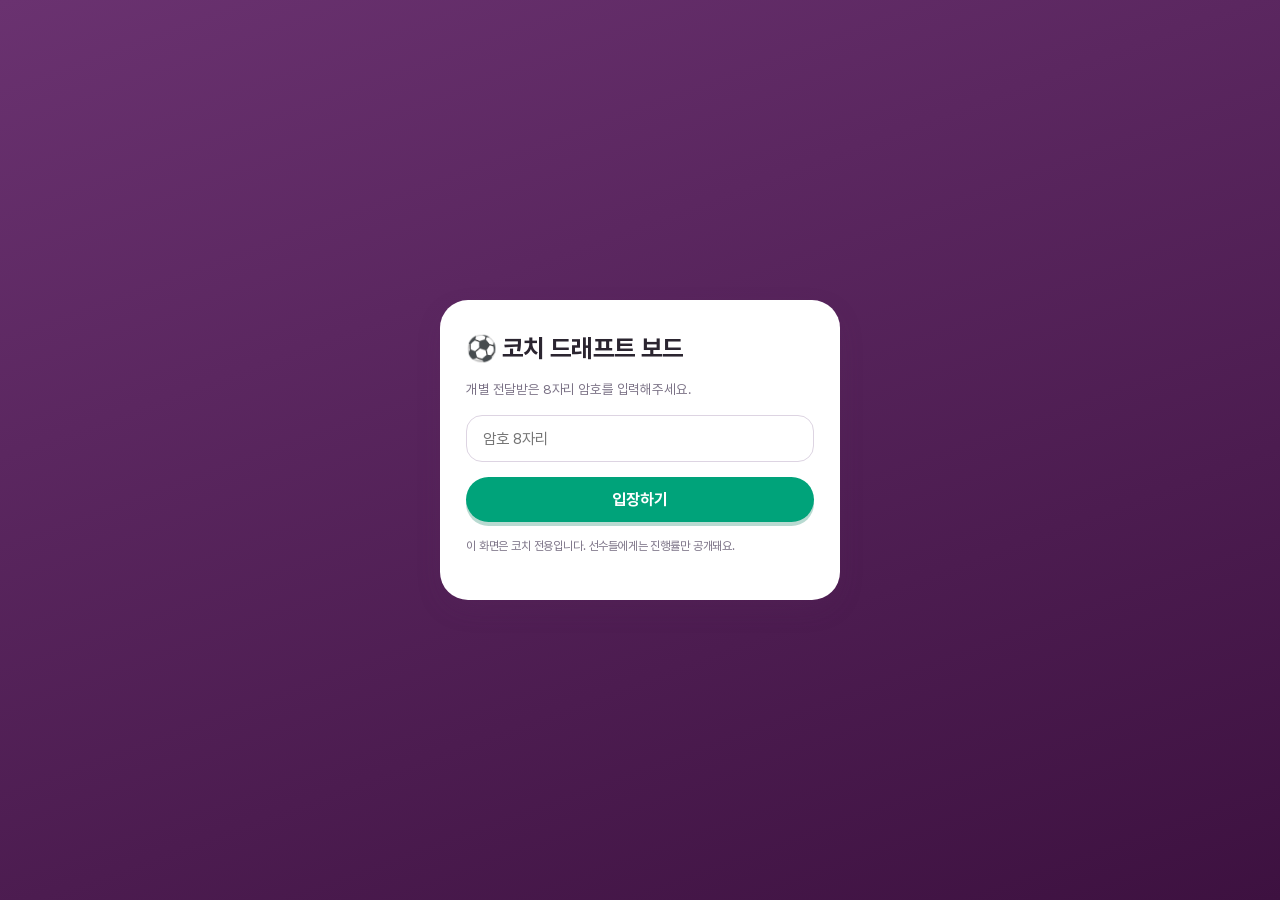
<file: coach.html>
<!DOCTYPE html>
<html lang="ko">
<head>
<meta charset="UTF-8">
<meta name="viewport" content="width=device-width, initial-scale=1.0, viewport-fit=cover">
<title>FC풉살 드래프트 보드 (코치 전용)</title>
<meta name="robots" content="noindex">
<link rel="stylesheet" href="assets/style.css?v=5e5db07b">
</head>
<body>

<!-- 로그인 게이트 -->
<div class="gate" id="gate">
  <div id="kakaoExitGate"></div>
  <div class="gate-card">
    <h1>⚽ 코치 드래프트 보드</h1>
    <p class="hint">개별 전달받은 8자리 암호를 입력해주세요.</p>
    <div class="mt">
      <input class="input" id="pass" placeholder="암호 8자리" autocomplete="off"
             onkeydown="if(event.key==='Enter')login()">
    </div>
    <div class="mt"><button class="btn block" id="btnLogin" onclick="login()">입장하기</button></div>
    <div class="err mt hidden" id="loginErr"></div>
    <p class="hint mt" style="font-size:12px">이 화면은 코치 전용입니다. 선수들에게는 진행률만 공개돼요.</p>
  </div>
</div>

<!-- 보드 -->
<div class="ws hidden" id="board">
  <aside class="sidebar">
    <div class="ws-head">
      <div>
        <div class="ws-name">⚽ FC풉살</div>
        <div class="ws-sub" id="sbWho">—</div>
      </div>
    </div>
    <nav class="channels">
      <div class="ch-label">코치 전용</div>
      <button class="ch active"><span class="hash">#</span>드래프트보드</button>
      <button class="ch" onclick="location.href='index.html'"><span class="hash">#</span>선수 화면 보기</button>
      <div class="ch-label" style="margin-top:12px">내 팀</div>
      <div style="padding:0 10px" id="sbRoster"></div>
    </nav>
  </aside>

  <main class="main">
    <div class="topbar">
      <div id="kakaoExit"></div>
      <div class="ws-name">⚽ FC풉살 <span style="font-weight:400;opacity:.7;font-size:13px" id="tbWho"></span></div>
      <div class="topbar-channels">
        <button class="ch active"><span class="hash">#</span>드래프트보드</button>
        <button class="ch" onclick="location.href='index.html'"><span class="hash">#</span>선수 화면</button>
      </div>
    </div>

    <header class="ch-head">
      <div class="ch-title"># 드래프트보드</div>
      <div class="ch-desc">코치 전용 · 선수에게는 진행률과 팀 차례만 공개됩니다</div>
    </header>

    <div class="pane wide" id="pane"></div>
  </main>
</div>

<script src="assets/config.js?v=5e5db07b"></script>
<script src="assets/character.js?v=5e5db07b"></script>
<script src="assets/app.js?v=5e5db07b"></script>
<script>
const { api, store, snakeTeam, snakeSeq, snakeTrackHtml, colorFor, esc,
        LOOK_GROUPS, lookRowHtml, clampNum, syncStickyTop, isTyping, kakaoExitBannerHtml } = window.FDApp;
const C = window.FD;
const { charSvg } = window.FDChar;

// 카카오톡 인앱 브라우저면 배너로 탈출 경로를 보여준다 (게이트 · 보드 둘 다)
document.getElementById('kakaoExitGate').innerHTML = kakaoExitBannerHtml();

let PASS = null;
let ST = null;
let TEAMS = [];
let selected = null;
let CARDS = [];        // 코치 6명의 카드 (내 것 포함)
let myCard = null;     // 편집 중인 내 카드 { look, pledge }
let cardOpen = false;  // 꾸미기 패널 접힘/펼침
let MATCHES = [];       // 매치데이 3경기
let matchOrderDraft = null; // 편집 중인 경기 순서 (match id 배열), null 이면 서버 값 그대로

async function login() {
  const btn = document.getElementById('btnLogin');
  const err = document.getElementById('loginErr');
  const pass = document.getElementById('pass').value.trim();
  if (!pass) return;
  btn.disabled = true; btn.textContent = '확인 중…'; err.classList.add('hidden');
  try {
    ST = await api.coachState(pass);
    PASS = pass;
    store.set('coachpass', pass);
    TEAMS = await api.teams();
    await loadLooks();
    document.getElementById('gate').classList.add('hidden');
    document.getElementById('board').classList.remove('hidden');
    document.getElementById('kakaoExit').innerHTML = kakaoExitBannerHtml();
    render();
    setInterval(() => {
      if (isTyping()) return; // 각오·매치 순서 입력 중엔 재렌더를 건너뛴다 — 자판이 닫히는 문제 방지
      refresh();
    }, 5000);
  } catch (e) {
    err.textContent = e.message; err.classList.remove('hidden');
  } finally { btn.disabled = false; btn.textContent = '입장하기'; }
}

async function refresh() {
  try {
    ST = await api.coachState(PASS);
    await loadLooks();
    render();
  } catch { /* 일시적 오류는 무시 */ }
}

// 선수·코치가 직접 꾸민 캐릭터를 코치 보드에도 그대로 보여준다.
// 코치 이름은 선수 이름과 겹치지 않아 한 맵에 같이 담아도 안전하다.
async function loadLooks() {
  try {
    const [looks, cards] = await Promise.all([
      api.looks().catch(() => ({})), api.coachCards().catch(() => []),
    ]);
    CARDS = cards;
    window.FDChar.setLooks({ ...looks, ...api.looksFromCards(cards) });
    const mine = cards.find((c) => c.coach_id === ST.coach.id);
    // 편집 중이 아닐 때만 서버 값으로 맞춘다 — 5초 폴링이 입력을 덮지 않게
    if (mine && !cardOpen) {
      myCard = { look: mine.look || window.FDChar.getLook(ST.coach.name), pledge: mine.pledge || '' };
    }
  } catch { /* 없으면 기본 모습 */ }
  // 매치 순서권 카드에 쓸 경기 목록. 순서를 편집 중일 때는 폴링이 덮지 않게 한다.
  try {
    MATCHES = await api.matches();
    if (!matchOrderDraft) matchOrderDraft = MATCHES.map((m) => m.id);
  } catch { /* 아직 경기가 없으면 무시 */ }
}

const teamOf = (c) => TEAMS.find((t) => t.code === c) || { name: c, color: '#888', coaches: '' };

function render() {
  const me = ST.coach;
  document.getElementById('sbWho').textContent =
    me.is_master ? '마스터' : `${me.name} 코치 · ${teamOf(me.team).name}`;
  document.getElementById('tbWho').textContent = '· ' + (me.is_master ? '마스터' : me.name + ' 코치');

  const order = ST.draft_order;
  const cur = ST.cursor;
  const done = cur >= C.TOTAL_PICKS;
  const nowTeam = order && !done ? snakeTeam(order, cur) : null;
  const myTurn = nowTeam && (me.is_master || me.team === nowTeam);

  // 사이드바: 내 팀 명단
  const mine = ST.picks.filter((p) => p.team === (me.team || nowTeam));
  document.getElementById('sbRoster').innerHTML = mine.length
    ? mine.map((p) => `<div style="color:#fff;font-size:13px;padding:3px 0">${esc(p.player)}</div>`).join('')
    : '<div style="color:var(--sidebar-text);font-size:12.5px">아직 없어요</div>';

  // 드래프트 단계가 아니어도 내 카드와 선수 화면 링크는 보여야 한다.
  // 카드는 오히려 투표 전에 채워야 선수 투표 화면에 나가므로, 여기서 가장 중요하다.
  if (ST.phase !== 'DRAFT') {
    const voting = ST.phase === 'VOTE';
    document.getElementById('pane').innerHTML = `
      <div class="card">
        <h3>${voting ? '지금은 투표 기간이에요' : '지금은 드래프트 단계가 아니에요'}</h3>
        <p class="hint mt">현재 단계: <b>${esc(C.PHASE_LABEL[ST.phase] || ST.phase)}</b>.
        ${voting
          ? '선수들이 가고 싶은 팀에 투표하는 중이에요. 투표가 끝나면 지명 순서가 정해집니다.'
          : '마스터가 드래프트를 열면 이 화면에서 지명할 수 있어요.'}</p>
        ${voting ? `<div class="mt">
          <div class="row"><span class="hint">투표 참여</span><span class="spacer"></span>
            <b>${ST.vote_count} / ${ST.players.length}명</b></div>
          <div class="progress mt" style="margin-top:6px">
            <i style="width:${Math.round((ST.vote_count / ST.players.length) * 100)}%"></i></div>
        </div>` : ''}
      </div>
      ${myCardHtml()}
      ${matchOrderCardHtml()}
      ${playerViewCard()}
      ${done ? resultCard() : ''}`;
  syncStickyTop();   // topbar 높이를 재서 고정 미리보기가 겹치지 않게 한다
    return;
  }

  const drafted = ST.picks.map((p) => p.player);
  const pool = ST.players.filter((p) => !drafted.includes(p));

  document.getElementById('pane').innerHTML = `
    <div class="turn-banner ${myTurn ? 'mine' : ''}">
      <div>
        <div class="big">${done ? `✅ ${C.TOTAL_PICKS}픽 완료!`
          : myTurn ? `👉 지금 우리 팀 차례예요` : `현재 턴: ${esc(teamOf(nowTeam).name)}`}</div>
        <div style="font-size:13px;opacity:.9;margin-top:2px">${cur} / ${C.TOTAL_PICKS}픽 진행</div>
      </div>
      <span class="spacer"></span>
      ${done ? '' : `<button class="btn ghost small" style="background:#fff" onclick="copyHandoff()">📋 다음 팀 알림 문구 복사</button>`}
    </div>

    ${order ? `<div class="card mt">
      <div class="row">
        <h3 style="margin:0">뽑는 순서</h3>
        <span class="spacer"></span>
        <span class="hint">${done ? '모두 끝' : `다음 → <b>${esc(teamOf(snakeTeam(order, Math.min(cur + 1, C.TOTAL_PICKS - 1))).name)}</b>`}</span>
      </div>
      <div class="mt">${snakeTrackHtml(order, cur, TEAMS)}</div>
    </div>` : ''}

    ${myCardHtml()}
    ${matchOrderCardHtml()}
    ${playerViewCard()}

    <div class="board">
      <div class="card">
        <h3>선수 풀 <span class="hint" style="font-weight:600">· 남은 ${pool.length}명</span></h3>
        <p class="hint" style="margin:4px 0 12px">
          탭하면 지명·찜·원픽을 고를 수 있어요. 💬는 선수가 남긴 각오 한마디입니다.</p>
        <div class="grid-players">
          ${pool.map((p) => poolCardHtml(p)).join('')}
        </div>
      </div>

      <div>
        <div class="card">
          <h3>팀 현황</h3>
          ${TEAMS.map((t) => {
            const members = ST.picks.filter((p) => p.team === t.code);
            // 총 인원이 팀 수로 안 나눠떨어져 팀마다 최종 인원이 다르다 — 실제 스네이크
            // 순번에서 이 팀이 몇 번 나오는지 세어 정확한 목표 칸 수를 구한다.
            const slots = order ? snakeSeq(order).filter((c) => c === t.code).length
              : Math.ceil(C.TOTAL_PICKS / TEAMS.length);
            return `<div style="margin-top:12px">
              <div class="row" style="gap:6px">
                <span class="team-swatch" style="width:14px;height:14px;background:${t.color}"></span>
                <b style="font-size:14px">${esc(t.name)}</b>
                <span class="hint">${members.length}/${slots}</span>
              </div>
              <div class="roster-grid" style="grid-template-columns:repeat(3,1fr);margin-top:6px">
                ${Array.from({ length: slots }, (_, i) => members[i]
                  ? `<div class="roster-slot" style="font-size:13px;padding:9px 4px">${esc(members[i].player)}</div>`
                  : `<div class="roster-slot empty" style="font-size:12px;padding:9px 4px">대기</div>`).join('')}
              </div>
            </div>`;
          }).join('')}
        </div>

        <div class="card">
          <h3>픽 로그</h3>
          <div class="log mt">
            ${ST.picks.length === 0 ? '<p class="hint">아직 픽이 없어요.</p>'
              : ST.picks.slice().reverse().map((p) => `<div class="log-row">
                  <span class="log-seq">#${p.seq + 1}</span>
                  <span style="color:${teamOf(p.team).color};font-weight:800">${esc(teamOf(p.team).name)}</span>
                  <span class="spacer"></span><b>${esc(p.player)}</b></div>`).join('')}
          </div>
          ${ST.picks.length ? `<div class="mt"><button class="btn ghost small" onclick="undo()">방금 픽 취소</button></div>` : ''}
        </div>
      </div>
    </div>

    ${done ? resultCard() : ''}
    <div class="overlay hidden" id="modal"></div>`;
  syncStickyTop();
}

function poolCardHtml(p) {
  const wishes = ST.wishes.filter((w) => w.player === p);
  const pledge = ST.pledges[p];
  const absent = (ST.absentees || []).includes(p);
  return `<div class="pcard" onclick="openModal('${esc(p)}')">
    <span class="chr-wrap">${charSvg(p, { size: 42 })}</span>
    ${esc(p)}
    ${absent ? `<span class="done" style="color:var(--red)">🚫 불참</span>` : ''}
    ${wishes.length ? `<div class="wish">${wishes.map((w) =>
      `<span class="wtag" style="background:${w.kind === 'super' ? '#1d1c1d' : teamOf(w.team).color};
        ${w.kind === 'super' ? 'color:#ECB22E;border:1px solid #ECB22E' : ''}">
        ${w.kind === 'super' ? '🔥' : ''}${esc(w.coach_name)}</span>`).join('')}</div>` : ''}
    ${pledge ? `<span class="bubble">💬 ${esc(pledge)}</span>` : ''}
  </div>`;
}

// ── 내 카드 (코치도 표를 받는다) ──────────────────────
// 선수 투표 화면의 팀 선택 아래에 이 캐릭터와 각오가 그대로 나간다.
function myCardHtml() {
  if (!myCard) return '';
  const me = ST.coach;
  const t = teamOf(me.team);
  return `<div class="card mt">
    <div class="row">
      <h3 style="margin:0">내 카드</h3>
      <span class="spacer"></span>
      <button class="btn small ghost" onclick="toggleCard()">${cardOpen ? '접기' : '꾸미기'}</button>
    </div>
    <p class="hint" style="margin:4px 0 10px">선수들이 <b>투표 화면</b>에서 팀을 고를 때
      이 캐릭터와 각오를 봅니다. 코치도 표를 받는 입장이에요.</p>

    <div class="row" style="align-items:center;gap:10px">
      <span id="lookPreview">${charSvg(me.name, { size: 56, look: myCard.look, crop: false })}</span>
      <div style="flex:1;min-width:0">
        <div style="font-weight:800">${esc(me.name)} 코치
          <span class="hint" style="font-weight:600">· ${esc(t.name)}</span></div>
        <input class="input mt" id="coachPledge" maxlength="40"
               placeholder="예) 제발 우리 팀 뽑아주세요! 간식 쏩니다 🍫"
               value="${esc(myCard.pledge)}" oninput="myCard.pledge=this.value">
      </div>
    </div>

    ${cardOpen ? `<div class="look-editor"><div class="stage-stick"><div class="chr-stage" id="lookPreviewBig">
        ${charSvg(me.name, { size: 96, look: myCard.look, crop: false })}</div></div>
      ${LOOK_GROUPS.map((g) => `<div class="look-group">${esc(g.title)}</div>
        ${g.rows.map((r) => lookRowHtml(r.k, r.name, myCard.look, 'setCardLook')).join('')}`).join('')}</div>` : ''}

    <div class="row mt" style="gap:8px">
      <button class="btn small" id="btnCard" onclick="saveCard()">저장하기</button>
      ${cardOpen ? '<button class="btn small ghost" onclick="randomCardLook()">🎲 랜덤</button>' : ''}
      <span class="ok hidden" id="cardOk">저장했어요 ✓</span>
      <span class="err hidden" id="cardErr"></span>
    </div>
  </div>`;
}

// 선수가 보는 화면을 그대로 열어준다 — 같은 페이지라 "똑같이" 가 보장된다
function playerViewCard() {
  return `<div class="card mt">
    <div class="row">
      <h3 style="margin:0">선수 화면 보기</h3>
      <span class="spacer"></span>
      <span class="chip">선수와 똑같이</span>
    </div>
    <p class="hint" style="margin:4px 0 12px">선수 ${ST.players.length}명이 지금 보고 있는 화면을 그대로 엽니다.
      투표 현황·대기장·각오 한마디·팀 명단까지 같은 화면이에요.
      <b>드래프트 진행 상황은 선수 화면에 나가지 않습니다</b> — 진행 수와 팀 차례만 보여요.</p>
    <div class="row" style="gap:8px;flex-wrap:wrap">
      <button class="btn small" onclick="window.open('index.html','_blank')">새 탭으로 열기</button>
      <button class="btn small ghost" onclick="location.href='index.html'">이 탭에서 열기</button>
    </div>
  </div>`;
}

// 등번호는 입력 중이라 전체 렌더를 돌리면 포커스가 날아간다.
// 값만 반영하고 미리보기 두 곳만 갈아끼운다.
function onNumInput(el) {
  if (!myCard) return;
  myCard.look.nu = clampNum(el);
  const me = ST.coach;
  const small = document.getElementById('lookPreview');
  const big = document.getElementById('lookPreviewBig');
  if (small) small.innerHTML = charSvg(me.name, { size: 56, look: myCard.look, crop: false });
  if (big) big.innerHTML = charSvg(me.name, { size: 96, look: myCard.look, crop: false });
}

function toggleCard() { cardOpen = !cardOpen; render(); syncStickyTop(); }
function setCardLook(k, v) { myCard.look[k] = v; render(); }
function randomCardLook() { myCard.look = window.FDChar.randomLook(); render(); }

async function saveCard() {
  const btn = document.getElementById('btnCard');
  const ok = document.getElementById('cardOk');
  const err = document.getElementById('cardErr');
  btn.disabled = true; btn.textContent = '저장 중…';
  ok.classList.add('hidden'); err.classList.add('hidden');
  try {
    await api.coachSetCard(PASS, myCard.look, myCard.pledge.trim());
    await loadLooks();
    render();
    document.getElementById('cardOk')?.classList.remove('hidden');
  } catch (e) {
    err.textContent = e.message; err.classList.remove('hidden');
  } finally {
    const b2 = document.getElementById('btnCard');
    if (b2) { b2.disabled = false; b2.textContent = '저장하기'; }
  }
}

// ── 매치 순서권 (투표 1위 팀 특전) ────────────────────
// 실력에 영향 없는 비전력 보상 — 매치데이 세 경기를 어떤 순서로 뛸지
// 투표 1위 팀 코치가 정한다. 마스터도 대신 정해줄 수 있다.
function matchOrderCardHtml() {
  const order = ST.draft_order;
  if (!order || !MATCHES.length) return '';
  const topTeam = order[0];
  const me = ST.coach;
  const mine = me.is_master || me.team === topTeam;
  if (!mine) return '';

  const byId = Object.fromEntries(MATCHES.map((m) => [m.id, m]));
  const seq = matchOrderDraft || MATCHES.map((m) => m.id);
  const dirty = JSON.stringify(seq) !== JSON.stringify(MATCHES.slice().sort((a, b) => (a.match_order ?? a.id) - (b.match_order ?? b.id)).map((m) => m.id));

  return `<div class="card mt">
    <div class="row">
      <h3 style="margin:0">매치 순서권 🥇</h3>
      <span class="spacer"></span>
      <span class="pride-badge">투표 1위 특전</span>
    </div>
    <p class="hint" style="margin:4px 0 12px">매치데이 세 경기를 어떤 순서로 진행할지
      ${esc(teamOf(topTeam).name)}이 정합니다. 화살표로 순서를 바꾸고 저장하세요.</p>
    <div class="mo-list">
      ${seq.map((id, i) => {
        const m = byId[id]; if (!m) return '';
        return `<div class="mo-row">
          <span class="mo-no">${i + 1}</span>
          <span class="mo-teams">${esc(teamOf(m.home).name)} <span class="hint">vs</span> ${esc(teamOf(m.away).name)}</span>
          <span class="mo-arrows">
            <button class="btn small ghost" ${i === 0 ? 'disabled' : ''} onclick="moveMatchOrder(${i},-1)">▲</button>
            <button class="btn small ghost" ${i === seq.length - 1 ? 'disabled' : ''} onclick="moveMatchOrder(${i},1)">▼</button>
          </span>
        </div>`;
      }).join('')}
    </div>
    <div class="row mt" style="gap:8px">
      <button class="btn small" ${dirty ? '' : 'disabled'} onclick="saveMatchOrder()">이 순서로 저장</button>
      <span class="ok hidden" id="moOk">저장했어요 ✓</span>
      <span class="err hidden" id="moErr"></span>
    </div>
  </div>`;
}

function moveMatchOrder(i, dir) {
  const seq = (matchOrderDraft || MATCHES.map((m) => m.id)).slice();
  const j = i + dir;
  if (j < 0 || j >= seq.length) return;
  [seq[i], seq[j]] = [seq[j], seq[i]];
  matchOrderDraft = seq;
  render();
}

async function saveMatchOrder() {
  const ok = document.getElementById('moOk');
  const err = document.getElementById('moErr');
  ok?.classList.add('hidden'); err?.classList.add('hidden');
  try {
    await api.coachSetMatchOrder(PASS, matchOrderDraft);
    matchOrderDraft = null; // 서버 값으로 다시 채우게 한다
    await loadLooks();
    render();
    document.getElementById('moOk')?.classList.remove('hidden');
  } catch (e) {
    if (err) { err.textContent = e.message; err.classList.remove('hidden'); }
  }
}

function resultCard() {
  return `<div class="card mt">
    <h3>✅ ${C.TOTAL_PICKS}픽이 모두 끝났어요</h3>
    <p class="hint mt">명단을 눈으로 한 번 확인한 뒤, 마스터가 <b>관리자 화면</b>에서 "결과 공개"를 눌러야
      선수들에게 가나다순 명단이 공개됩니다. 그 전까지는 아무에게도 보이지 않아요.</p>
  </div>`;
}

// ── 지명 모달 ──────────────────────────────────────────
function openModal(player) {
  selected = player;
  const me = ST.coach;
  const order = ST.draft_order;
  const nowTeam = order ? snakeTeam(order, ST.cursor) : null;
  const myTurn = nowTeam && (me.is_master || me.team === nowTeam);
  const myWish = ST.wishes.find((w) => w.player === player && w.coach === me.id);
  const pledge = ST.pledges[player];

  document.getElementById('modal').innerHTML = `
    <div class="modal">
      <div class="chr-wrap">${charSvg(player, { size: 72 })}</div>
      <h3 class="center">${esc(player)}</h3>
      ${pledge ? `<p class="hint center" style="margin-top:6px">💬 “${esc(pledge)}”</p>` : ''}
      <div class="stack mt">
        ${myTurn ? `<button class="btn" onclick="pick()">이 선수 지명하기</button>`
          : `<p class="hint">지금은 ${esc(teamOf(nowTeam).name)} 차례라 지명할 수 없어요.</p>`}
        ${me.is_master ? '' : `
          <button class="btn ghost" onclick="wish('super')"
            style="background:#1d1c1d;color:#ECB22E;border-color:#ECB22E">
            ${myWish && myWish.kind === 'super' ? '🔥 원픽 해제' : '🔥 원픽 지정 (코치당 1명)'}</button>
          <button class="btn ghost" onclick="wish('normal')">
            ${myWish && myWish.kind === 'normal' ? '👀 찜 해제' : '👀 찜하기'}</button>`}
        <button class="btn ghost" onclick="closeModal()">닫기</button>
      </div>
      <div class="err mt hidden" id="modalErr"></div>
    </div>`;
  document.getElementById('modal').classList.remove('hidden');
}

function closeModal() { document.getElementById('modal')?.classList.add('hidden'); }

async function pick() {
  try { ST = await api.coachPick(PASS, selected); closeModal(); render(); }
  catch (e) { showModalErr(e.message); }
}

async function wish(kind) {
  try { ST = await api.coachWish(PASS, selected, kind); closeModal(); render(); }
  catch (e) { showModalErr(e.message); }
}

async function undo() {
  if (!confirm('방금 지명한 픽을 취소할까요?')) return;
  try { ST = await api.coachUndo(PASS); render(); }
  catch (e) { alert(e.message); }
}

function showModalErr(msg) {
  const el = document.getElementById('modalErr');
  if (el) { el.textContent = msg; el.classList.remove('hidden'); }
}

// 카톡으로 다음 팀을 부를 때 쓰는 문구
function copyHandoff() {
  const order = ST.draft_order;
  const next = order ? snakeTeam(order, ST.cursor) : null;
  const me = ST.coach;
  const text = next
    ? `${teamOf(next).name} 코치님, ${me.team ? teamOf(me.team).name + ' ' : ''}픽 끝났습니다! 이제 ${teamOf(next).name} 차례예요 🙏 (${ST.cursor}/${C.TOTAL_PICKS})`
    : '드래프트가 모두 끝났습니다!';
  navigator.clipboard?.writeText(text).then(
    () => alert('복사했어요!\n\n' + text),
    () => prompt('아래 문구를 복사해 코치방에 붙여넣어 주세요', text)
  );
}

// 이전 접속 암호 자동 채움
const saved = store.get('coachpass');
if (saved) { document.getElementById('pass').value = saved; }
</script>
</body>
</html>
</file>
<file: assets/style.css>
/* Pretendard — Apple SD Gothic Neo 를 웹에서 대체하기 위해 만들어진 폰트.
   저장소에 직접 포함해 CDN 장애·차단과 무관하게 항상 같은 글꼴로 보이게 한다.
   (SIL Open Font License 1.1 — assets/fonts/OFL.txt)
   애플 기기에서는 아래 폰트 스택의 -apple-system 이 먼저 잡혀 진짜
   Apple SD Gothic Neo 로 렌더링된다. */
@font-face { font-family: 'Pretendard'; font-weight: 400; font-display: swap;
  src: local('Pretendard Regular'), url('fonts/Pretendard-Regular.subset.woff2') format('woff2'); }
@font-face { font-family: 'Pretendard'; font-weight: 500; font-display: swap;
  src: local('Pretendard Medium'), url('fonts/Pretendard-Medium.subset.woff2') format('woff2'); }
@font-face { font-family: 'Pretendard'; font-weight: 600; font-display: swap;
  src: local('Pretendard SemiBold'), url('fonts/Pretendard-SemiBold.subset.woff2') format('woff2'); }
@font-face { font-family: 'Pretendard'; font-weight: 700; font-display: swap;
  src: local('Pretendard Bold'), url('fonts/Pretendard-Bold.subset.woff2') format('woff2'); }
@font-face { font-family: 'Pretendard'; font-weight: 800; font-display: swap;
  src: local('Pretendard ExtraBold'), url('fonts/Pretendard-ExtraBold.subset.woff2') format('woff2'); }

/* ─────────────────────────────────────────────
   FC풉살 드래프트 — 동글동글 · 통통 튀는 디자인
   (슬랙 구조 + 말랑한 라운드 스타일)
   ───────────────────────────────────────────── */
:root {
  --aubergine: #5b2b5e;
  --aubergine-dark: #4a154b;
  --sidebar-text: #d9c4da;
  --sidebar-active: #2d9cdb;

  --green: #00a37a;
  --green-hover: #00b98a;
  --blue: #36c5f0;
  --mint: #2eb67d;
  --yellow: #ecb22e;
  --red: #e01e5a;

  --ink: #2b2530;
  --muted: #7b7286;
  --faint: #a49bad;
  --border: #ece7f0;
  --border-strong: #ddd4e2;
  --bg: #f7f3fa;
  --surface: #ffffff;
  --hover: #faf7fc;

  --font: -apple-system, BlinkMacSystemFont, 'Apple SD Gothic Neo', 'Pretendard',
          system-ui, 'Segoe UI', 'Malgun Gothic', sans-serif;

  --radius: 22px;
  --radius-lg: 28px;
  --radius-sm: 16px;
  --pill: 999px;
  --shadow: 0 2px 0 rgba(91, 43, 94, .05), 0 8px 20px -8px rgba(91, 43, 94, .18);
  --shadow-lg: 0 10px 30px -8px rgba(91, 43, 94, .28);

  color-scheme: light;
}

* { box-sizing: border-box; }

body {
  margin: 0;
  background: var(--bg);
  color: var(--ink);
  font-family: var(--font);
  font-size: 15.5px;
  line-height: 1.58;
  letter-spacing: -0.01em;
  -webkit-font-smoothing: antialiased;
  -webkit-text-size-adjust: 100%;
}

h1, h2, h3, h4, .display {
  margin: 0;
  font-family: var(--font);
  font-weight: 700;
  letter-spacing: -0.025em;
  line-height: 1.32;
}
button, input, textarea { font-family: inherit; }

/* ── 통통 튀는 캐릭터 ──────────────────────── */
.chr { display: block; overflow: visible; }
.chr-crop { overflow: hidden; } /* 키 큰 선수 — 머리가 프레임 위로 잘린다 */
/* 둠칫둠칫 — 두 박자로 확실히 올라갔다 내려온다.
   올라갈 때 살짝 늘고 착지에서 눌리는 스쿼시&스트레치가 리듬을 만든다. */
.chr-bounce { animation: chrBounce 1.15s ease-in-out infinite; transform-origin: 50% 96%; }
@keyframes chrBounce {
  0%   { transform: translateY(0)     scale(1.045, .955); }
  18%  { transform: translateY(-11%)  scale(.965, 1.05); }
  38%  { transform: translateY(-13%)  scale(.98, 1.03); }
  50%  { transform: translateY(0)     scale(1.055, .945); }
  68%  { transform: translateY(-6%)   scale(.985, 1.022); }
  84%  { transform: translateY(-7%)   scale(.99, 1.015); }
  100% { transform: translateY(0)     scale(1.045, .955); }
}
.chr-wrap { display: flex; justify-content: center; }
@media (prefers-reduced-motion: reduce) { .chr-bounce { animation: none; } }

/* ── 워크스페이스 셸 ───────────────────────── */
.ws { display: flex; min-height: 100vh; }

.sidebar {
  width: 244px; flex: none;
  background: var(--aubergine-dark);
  color: var(--sidebar-text);
  display: flex; flex-direction: column;
  border-radius: 0 var(--radius-lg) var(--radius-lg) 0;
}

.ws-head { padding: 18px 18px 14px; }
.ws-name { color: #fff; font-weight: 700; font-size: 19px; }
.ws-sub { font-size: 12.5px; color: var(--sidebar-text); margin-top: 1px; }

.channels { padding: 8px 10px; display: flex; flex-direction: column; gap: 3px; flex: 1; }
.ch-label { font-size: 12px; color: var(--sidebar-text); padding: 10px 10px 5px; opacity: .8; }
.ch {
  display: flex; align-items: center; gap: 8px;
  padding: 9px 13px; border-radius: var(--pill);
  color: var(--sidebar-text); font-size: 14.5px; font-weight: 700;
  background: none; border: 0; width: 100%; text-align: left; cursor: pointer;
  transition: .15s;
}
.ch:hover:not(.locked) { background: rgba(255, 255, 255, .12); color: #fff; }
.ch.active { background: var(--sidebar-active); color: #fff; box-shadow: 0 4px 12px -4px rgba(45, 156, 219, .7); }
.ch.locked { opacity: .42; cursor: default; }
.ch .hash { opacity: .75; }
.ch .dot { margin-left: auto; width: 9px; height: 9px; border-radius: 50%; background: var(--yellow); animation: pulse 1.6s ease-in-out infinite; }
@keyframes pulse { 0%, 100% { transform: scale(1); opacity: 1; } 50% { transform: scale(1.35); opacity: .65; } }

.main { flex: 1; min-width: 0; display: flex; flex-direction: column; }

.ch-head { padding: 18px 22px 14px; position: sticky; top: 0; background: var(--bg); z-index: 20; }
.ch-title { font-weight: 700; font-size: 21px; display: flex; align-items: center; gap: 6px; }
.ch-desc { font-size: 13.5px; color: var(--muted); margin-top: 2px; }

.pane { padding: 4px 22px 40px; max-width: 800px; width: 100%; }
.pane.wide { max-width: 1140px; }

/* 모바일: 상단 바 + 가로 채널 칩 */
.topbar { display: none; background: var(--aubergine-dark); padding: 14px 16px 0; position: sticky; top: 0; z-index: 30; border-radius: 0 0 var(--radius) var(--radius); }
.topbar .ws-name { font-size: 17px; }
.topbar-channels { display: flex; gap: 7px; overflow-x: auto; padding: 11px 0 12px; scrollbar-width: none; }
.topbar-channels::-webkit-scrollbar { display: none; }
.topbar-channels .ch { width: auto; flex: none; white-space: nowrap; font-size: 13.5px; padding: 8px 15px; }

@media (max-width: 860px) {
  .sidebar { display: none; }
  .topbar { display: block; }
  .pane { padding: 4px 14px 36px; }
  .ch-head { padding: 14px 16px 10px; }
}

/* ── 카드 ─────────────────────────────────── */
.card {
  background: var(--surface); border: 1.5px solid var(--border);
  border-radius: var(--radius); padding: 20px; box-shadow: var(--shadow);
}
.card + .card { margin-top: 14px; }

/* ── 버튼 ─────────────────────────────────── */
.btn {
  display: inline-flex; align-items: center; justify-content: center; gap: 7px;
  background: var(--green); color: #fff; border: 0;
  padding: 13px 22px; border-radius: var(--pill);
  font-weight: 700; font-size: 16px; cursor: pointer;
  box-shadow: 0 4px 0 rgba(0, 122, 90, .28); transition: .12s;
}
.btn:hover:not(:disabled) { background: var(--green-hover); transform: translateY(-1px); }
.btn:active:not(:disabled) { transform: translateY(2px); box-shadow: 0 1px 0 rgba(0, 122, 90, .28); }
.btn:disabled { opacity: .4; cursor: not-allowed; box-shadow: none; }
.btn.block { width: 100%; }
.btn.ghost { background: #fff; color: var(--ink); border: 1.5px solid var(--border-strong); box-shadow: 0 3px 0 var(--border); }
.btn.ghost:hover:not(:disabled) { background: var(--hover); }
.btn.danger { background: var(--red); box-shadow: 0 4px 0 rgba(176, 20, 70, .3); }
.btn.small { padding: 9px 16px; font-size: 14px; box-shadow: 0 3px 0 rgba(0, 122, 90, .25); }
.btn.tiny { padding: 7px 13px; font-size: 12.5px; box-shadow: 0 2px 0 rgba(0, 122, 90, .25); flex: none; }

/* ── 카톡 인앱 브라우저 탈출 배너 ── */
.kakao-exit {
  display: flex; align-items: center; gap: 8px; flex-wrap: wrap;
  width: 100%; max-width: 400px; margin-bottom: 14px;
  background: #fff; border-radius: var(--radius-sm);
  padding: 10px 14px; box-shadow: var(--shadow-lg);
}
.kakao-exit span { flex: 1; min-width: 170px; font-size: 12.5px; font-weight: 600; color: var(--ink); line-height: 1.4; }
.topbar .kakao-exit { max-width: none; margin-bottom: 10px; }

.input, .textarea {
  width: 100%; padding: 13px 16px; border: 1.5px solid var(--border-strong);
  border-radius: var(--radius-sm); font-size: 15.5px; outline: none; background: #fff;
}
.input:focus, .textarea:focus { border-color: var(--blue); box-shadow: 0 0 0 4px rgba(54, 197, 240, .2); }
.textarea { resize: vertical; min-height: 76px; }

.hint { font-size: 13.5px; color: var(--muted); }
.err { color: var(--red); font-size: 13.5px; font-weight: 700; }
.ok { color: var(--green); font-size: 13.5px; font-weight: 700; }

.chip {
  display: inline-flex; align-items: center; gap: 6px;
  padding: 5px 13px; border-radius: var(--pill); font-size: 12.5px; font-weight: 800;
  background: #f2edf6; color: var(--muted);
}
.chip.live { background: rgba(224, 30, 90, .1); color: var(--red); }
.chip.tap { border: 0; cursor: pointer; transition: .15s; }
.chip.tap:hover { background: #e7dff0; transform: translateY(-1px); }
.chip.tap:active { transform: translateY(0); }

/* ── 캐릭터 커스터마이저 ───────────────────── */
/* 커스터마이저 미리보기 고정 — 컨트롤 19줄을 스크롤하는 동안에도 캐릭터가 보인다.
   --sticky-top 은 app.js 가 topbar 높이를 재서 넣는다 (모바일에서만 0이 아니다). */
/* 래퍼 — sticky 는 부모 박스 안에서만 붙으므로, 미리보기와 컨트롤을 한 부모로 묶는다 */
.look-editor { display: block; }
.stage-stick {
  position: sticky; top: var(--sticky-top, 0px); z-index: 18;
  background: var(--surface);
  border-radius: var(--radius);
  box-shadow: var(--shadow), 0 12px 14px -12px rgba(91, 43, 94, .45);
}
.stage-stick.card { padding: 0 20px 6px; }
.stage-stick + .card { margin-top: 14px; }
.look-opts .input.num {
  width: 96px; text-align: center; font-weight: 800; font-size: 16px;
  padding: 8px 10px;
}

.chr-stage {
  display: flex; justify-content: center; align-items: flex-end;
  min-height: 268px; padding: 44px 0 4px;
  background: radial-gradient(ellipse 60% 42% at 50% 88%, rgba(91, 43, 94, .09), transparent 70%);
}
.look-row { display: flex; align-items: flex-start; gap: 12px; padding: 9px 0; }
.look-row + .look-row { border-top: 1.5px solid var(--border); }
.look-label { flex: none; width: 78px; padding-top: 6px; font-size: 13.5px; font-weight: 800; color: var(--muted); }
.look-opts { flex: 1; display: flex; flex-wrap: wrap; gap: 7px; }

.look-opts .sw {
  width: 32px; height: 32px; border-radius: 50%; padding: 0; cursor: pointer;
  border: 2.5px solid var(--border); transition: .15s;
}
.look-opts .sw:hover { transform: scale(1.1); }
.look-opts .sw.sel { border-color: var(--ink); transform: scale(1.14); box-shadow: var(--shadow); }
/* 배경 "없음" — 색으로는 표현이 안 돼 사선을 긋는다 */
.look-opts .sw.none {
  background: #fff !important;
  background-image: linear-gradient(45deg, transparent 44%, var(--red) 44%, var(--red) 56%, transparent 56%) !important;
}
/* 등번호처럼 칸이 많은 줄은 글씨를 조금 줄여 세 줄 안에 들어오게 */
.look-opts .opt { min-width: 34px; text-align: center; }

.look-opts .opt {
  padding: 7px 14px; border-radius: var(--pill); cursor: pointer;
  border: 2px solid var(--border); background: #fff;
  font-size: 13px; font-weight: 700; color: var(--muted); transition: .15s;
}
.look-opts .opt:hover { border-color: var(--blue); color: var(--ink); }
.look-opts .opt.sel { background: var(--aubergine-dark); border-color: var(--aubergine-dark); color: #fff; }

/* ── 선수 대기장 ───────────────────────────── */
/* 읽는 일은 위쪽 스포트라이트가 전담한다 — 각오를 18칸에 나눠 담으면
   전부 작아져 아무것도 안 읽힌다. 아래 명단은 "누가 왔나"만 본다. */
.stage {
  display: flex; justify-content: center; padding: 44px 0 2px; margin-top: 4px;
  border-radius: var(--radius-sm);
  background: radial-gradient(ellipse 55% 42% at 50% 82%, rgba(91, 43, 94, .09), transparent 72%);
}
.spot { display: flex; flex-direction: column; align-items: center; width: 100%; animation: spotIn .3s cubic-bezier(.34, 1.56, .64, 1); }
.spot.empty { padding: 18px 10px; text-align: center; }
.spot-name { margin-top: 3px; font-size: 18px; font-weight: 900; letter-spacing: -.01em; }
.spot-say {
  position: relative; margin-top: 9px; max-width: 100%;
  padding: 10px 15px 11px; border-radius: 16px;
  background: #fff; border: 2px solid var(--border-strong); box-shadow: var(--shadow);
  font-size: 15px; font-weight: 600; line-height: 1.45; color: var(--ink); text-align: center;
  word-break: break-word;
}
.spot-say::after {
  content: ''; position: absolute; left: 50%; top: -8px; margin-left: -7px;
  border: 7px solid transparent; border-bottom-color: var(--border-strong); border-top: 0;
}
.spot.away .spot-name { color: var(--faint); }
.spot.away .spot-say { color: var(--muted); font-weight: 500; }
@keyframes spotIn { from { opacity: 0; transform: translateY(8px) scale(.97); } to { opacity: 1; transform: none; } }

.crowd {
  display: grid; grid-template-columns: repeat(6, 1fr); gap: 1px;
  margin-top: 12px; padding-top: 10px; border-top: 2px solid var(--border);
}
.cp {
  display: flex; flex-direction: column; align-items: center; gap: 0;
  padding: 3px 0; border: 0; background: transparent; cursor: pointer;
  border-radius: 12px; transition: background .15s;
}
.cp .nm { font-size: 11px; font-weight: 700; color: var(--muted); line-height: 1.1; }
.cp.away { opacity: .5; filter: grayscale(.55); }
.cp.talking { background: rgba(0, 163, 122, .13); }
.cp.talking .nm { color: var(--green); }
.cp:active { background: rgba(91, 43, 94, .1); }

/* 투표 2단계 안에서 컨트롤 묶음을 나누는 작은 제목 */
.look-group {
  margin: 16px 0 2px; padding-top: 12px;
  border-top: 2px solid var(--border);
  font-size: 13px; font-weight: 800; color: var(--aubergine);
}
.chip.live::before { content: ''; width: 7px; height: 7px; border-radius: 50%; background: var(--red); animation: pulse 1.4s ease-in-out infinite; }

/* ── 무기명 안내 ───────────────────────────── */
/* 투표 화면에서 "내가 고른 팀이 나와 연결되지 않는다"를 약속하는 블록.
   요구사항 3(무기명)의 UI 쪽 표현이라 문구를 약하게 고치지 말 것. */
.privacy {
  display: flex; gap: 11px; align-items: flex-start;
  margin: 4px 0 14px; padding: 13px 15px;
  background: rgba(0, 163, 122, .07);
  border: 2px solid rgba(0, 163, 122, .22);
  border-radius: var(--radius-sm);
}
.privacy .lock { font-size: 19px; line-height: 1.3; flex: none; }
.privacy .ptitle { display: block; font-size: 14px; font-weight: 800; color: var(--green); margin-bottom: 4px; }
.privacy p { font-size: 13px; color: var(--muted); line-height: 1.6; margin: 0; }
.privacy p + p { margin-top: 6px; }
.privacy strong { color: var(--ink); font-weight: 800; }

/* ── 메시지 (각오 한마디 · 응원) ────────────── */
.msg { display: flex; gap: 11px; padding: 10px 0; align-items: flex-start; }
.msg .chr { flex: none; }
.avatar {
  width: 42px; height: 42px; border-radius: 50%; flex: none;
  display: flex; align-items: center; justify-content: center;
  font-weight: 700; color: #fff; font-size: 17px;
}
.msg-body { min-width: 0; flex: 1; }
.msg-head { display: flex; align-items: baseline; gap: 7px; flex-wrap: wrap; }
.msg-name { font-weight: 700; font-size: 15.5px; }
.msg-time { font-size: 12px; color: var(--faint); }
.msg-text {
  font-size: 14.5px; margin-top: 3px; word-break: break-word; white-space: pre-wrap;
  background: #f6f2f9; border-radius: 4px 16px 16px 16px; padding: 9px 14px; display: inline-block;
}

/* ── 선수 그리드 ───────────────────────────── */
.grid-players { display: grid; grid-template-columns: repeat(auto-fill, minmax(96px, 1fr)); gap: 10px; align-items: start; }
.pcard {
  padding: 12px 6px 14px; border: 2px solid var(--border); border-radius: var(--radius);
  background: #fff; cursor: pointer; text-align: center;
  font-weight: 700; font-size: 16px;
  transition: .15s; position: relative;
}
.pcard:hover:not(.disabled) { border-color: var(--blue); transform: translateY(-3px); box-shadow: var(--shadow); }
.pcard.sel { background: var(--aubergine-dark); border-color: var(--aubergine-dark); color: #fff; }
.pcard.disabled { opacity: .45; cursor: not-allowed; background: #f7f5f8; }
.pcard.disabled .chr-bounce { animation: none; }
.pcard .done { display: block; font-weight: 700; font-size: 10.5px; font-weight: 700; color: var(--muted); margin-top: 2px; }
.pcard .wish { display: flex; gap: 3px; justify-content: center; margin-top: 5px; flex-wrap: wrap; }
.pcard .wtag { font-weight: 700; font-size: 10px; font-weight: 900; padding: 2px 7px; border-radius: var(--pill); color: #fff; }
.pcard .bubble {
  display: block; margin-top: 7px; font-weight: 700; font-size: 11px; font-weight: 600;
  color: var(--muted); background: #f6f2f9; border-radius: 12px 12px 12px 3px; padding: 6px 9px; line-height: 1.35;
}

/* ── 코치 어필 (투표 화면 팀 선택 아래) ─────── */
/* 코치도 표를 받는 입장이라 팀 버튼 아래에 캐릭터와 각오를 같이 보여준다 */
.team-block { border-radius: var(--radius); transition: .15s; }
.team-block.sel { background: #faf7fc; }
.pitch { display: flex; flex-direction: column; gap: 6px; padding: 2px 10px 10px; }
.pitch-c { display: flex; align-items: center; gap: 8px; }
.pitch-c .chr { flex: none; }
.pitch-b {
  flex: 1; min-width: 0; padding: 7px 11px;
  background: #f6f2f9; border-radius: 12px 12px 12px 3px;
  font-size: 12.5px; line-height: 1.4;
}
.pitch-b b { color: var(--tc); font-weight: 800; margin-right: 4px; }
.pitch-b span { color: var(--muted); font-weight: 600; word-break: break-word; }

/* ── 매치 순서권 (코치) ───────────────────────── */
.mo-list { display: flex; flex-direction: column; gap: 6px; }
.mo-row {
  display: flex; align-items: center; gap: 10px;
  padding: 9px 12px; border: 1.5px solid var(--border); border-radius: 14px;
}
.mo-no {
  flex: none; width: 22px; height: 22px; border-radius: 50%;
  background: var(--aubergine-dark); color: #fff;
  display: flex; align-items: center; justify-content: center;
  font-size: 12px; font-weight: 800;
}
.mo-teams { flex: 1; font-weight: 700; font-size: 14px; }
.mo-arrows { display: flex; gap: 4px; flex: none; }
.mo-arrows .btn { padding: 4px 9px; font-size: 11px; }

/* ── 투표 1위 자부심 배지 ─────────────────────── */
/* 실력과 무관한 비전력 보상 — 투표 1위 팀에게 붙는 명예 배지.
   REVEAL 단계에서 이미 공개된 정보(🥇 드래프트 1번)라 새로 감출 것이 없다. */
.pride-badge {
  display: inline-flex; align-items: center; gap: 3px;
  margin-left: 7px; padding: 3px 9px; border-radius: var(--pill);
  background: linear-gradient(135deg, #FFD86B, #F2B705);
  color: #4A3400; font-size: 11.5px; font-weight: 900; vertical-align: middle;
}

/* ── 팀 선택 ───────────────────────────────── */
.team-opts { display: flex; flex-direction: column; gap: 11px; }
.team-opt {
  display: flex; align-items: center; gap: 13px; padding: 15px 17px;
  border: 2.5px solid var(--border); border-radius: var(--radius);
  background: #fff; cursor: pointer; text-align: left; width: 100%; transition: .15s;
}
.team-opt:hover { background: var(--hover); transform: translateY(-2px); }
.team-opt.sel { border-color: currentColor; box-shadow: var(--shadow); }
.team-swatch { width: 40px; height: 40px; border-radius: 50%; flex: none; }
.team-opt .tname { font-weight: 700; font-size: 17px; color: var(--ink); }
.team-opt .tcoach { font-size: 12.5px; color: var(--muted); }
.team-opt .pick-no {
  margin-left: auto; font-weight: 700; font-size: 13px; padding: 6px 13px;
  border-radius: var(--pill); background: #f2edf6; color: var(--muted);
}

/* ── 진행률 ───────────────────────────────── */
.progress { height: 14px; background: #ece6f0; border-radius: var(--pill); overflow: hidden; }
.progress > i {
  display: block; height: 100%; border-radius: var(--pill);
  background: linear-gradient(90deg, var(--mint), var(--blue));
  transition: width .6s cubic-bezier(.34, 1.56, .64, 1);
}

/* ── 발표 (프듀101) ────────────────────────── */
.reveal-stage {
  background: linear-gradient(160deg, #6a3270 0%, #3d1140 100%);
  border-radius: var(--radius-lg); padding: 32px 22px; color: #fff; text-align: center;
}
.reveal-rank { font-size: 13px; font-weight: 800; letter-spacing: .12em; color: var(--yellow); }
.reveal-team { font-weight: 700; font-size: 32px; margin: 10px 0 6px; }
.reveal-score { font-size: 14px; opacity: .85; }
.reveal-card {
  border-radius: var(--radius); padding: 18px 20px; margin-top: 12px; color: #fff;
  display: flex; align-items: center; gap: 14px; animation: popIn .55s cubic-bezier(.34, 1.56, .64, 1) both;
  box-shadow: var(--shadow-lg);
}
@keyframes popIn { from { opacity: 0; transform: translateY(18px) scale(.94); } to { opacity: 1; transform: none; } }
.reveal-card .no { font-size: 30px; }
.reveal-card .nm { font-weight: 700; font-size: 21px; }
.reveal-card .sc { margin-left: auto; font-weight: 700; font-size: 18px; opacity: .95; }

/* ── 로스터 ───────────────────────────────── */
.roster-head { display: flex; align-items: center; gap: 12px; padding-bottom: 14px; }
.roster-grid { display: grid; grid-template-columns: repeat(auto-fill, minmax(104px, 1fr)); gap: 10px; }
.roster-slot {
  padding: 12px 6px 14px; border-radius: var(--radius); text-align: center;
  font-weight: 700; font-size: 16px; background: #f7f4fa; color: var(--ink);
}
.roster-slot.empty { color: #c9c1d0; background: #fbfafc; border: 2px dashed var(--border-strong); }
.roster-slot.me { background: #fff6dd; box-shadow: 0 0 0 2.5px var(--yellow); }

/* ── 승률 바 ──────────────────────────────── */
.prob-row { display: flex; align-items: center; gap: 11px; margin-bottom: 12px; }
.prob-name { width: 100px; font-weight: 700; font-size: 14.5px; flex: none; }
.prob-track { flex: 1; height: 26px; background: #f0ebf4; border-radius: var(--pill); overflow: hidden; }
.prob-track > i { display: block; height: 100%; border-radius: var(--pill); transition: width .8s cubic-bezier(.34, 1.56, .64, 1); }
.prob-val { width: 50px; text-align: right; font-weight: 700; font-size: 15px; }

/* ── 코치 보드 ─────────────────────────────── */
.turn-banner {
  padding: 18px 22px; border-radius: var(--radius); color: #fff;
  background: linear-gradient(135deg, #6a3270, #4a154b);
  display: flex; align-items: center; gap: 12px; flex-wrap: wrap; box-shadow: var(--shadow);
}
.turn-banner.mine { background: linear-gradient(135deg, #00b98a, #00876a); }
.turn-banner .big { font-weight: 700; font-size: 21px; }
/* ── 지금 차례 · 다음 (선수 드래프트 화면) ────── */
.turn { display: flex; gap: 8px; margin-top: 12px; }
.turn-now, .turn-next {
  display: flex; flex-direction: column; gap: 2px; padding: 11px 13px; border-radius: 16px; min-width: 0;
}
.turn-now { flex: 1.35; background: var(--tc); color: #fff; box-shadow: var(--shadow); }
.turn-next { flex: 1; background: #f4eff7; border: 2px solid var(--border); }
.turn-label { font-size: 11px; font-weight: 800; opacity: .8; letter-spacing: .02em; }
.turn-next .turn-label { color: var(--muted); opacity: 1; }
.turn-team { font-size: 16px; font-weight: 900; line-height: 1.2; white-space: nowrap; overflow: hidden; text-overflow: ellipsis; }
.turn-next .turn-team { color: var(--tc, var(--ink)); }
.turn-sub { font-size: 11.5px; font-weight: 700; opacity: .85; }

/* ── 스네이크 트랙 (드래프트 순서) ─────────── */
/* 라운드마다 한 줄, 짝수 라운드는 방향을 뒤집어 뱀 모양이 보인다.
   done = 팀색 채움 + ✓ · now = 팀색 채움 + "지금" 링 · todo = 옅은 팀색 */
.snake-track { display: flex; flex-direction: column; gap: 6px; }
.st-round { display: flex; align-items: center; gap: 4px; }
.st-round.rev { flex-direction: row-reverse; }
.st-round.rev .st-label { order: 1; }
.st-label {
  flex: none; width: 30px; font-size: 11.5px; font-weight: 800; color: var(--faint);
  text-align: center;
}
.st-round.done .st-label { color: var(--muted); }
.st-cell {
  flex: 1; min-width: 0; position: relative; display: flex; align-items: center; justify-content: center;
  padding: 8px 4px; border-radius: 12px;
  background: var(--tc-bg);
  border: 2px solid var(--tc-bd);
  transition: .25s;
}
.st-name { font-size: 12px; font-weight: 800; color: var(--tc); white-space: nowrap; overflow: hidden; text-overflow: ellipsis; }
.st-cell.done { background: var(--tc); border-color: var(--tc); }
.st-cell.done .st-name { color: #fff; opacity: .92; }
.st-cell.now {
  background: var(--tc); border-color: var(--tc);
  box-shadow: 0 0 0 3px #fff, 0 0 0 5.5px var(--tc);
  animation: stPulse 1.6s ease-in-out infinite;
}
.st-cell.now .st-name { color: #fff; }
.st-mark {
  position: absolute; top: -7px; right: -4px;
  font-size: 9.5px; font-weight: 900; line-height: 1;
  padding: 3px 5px; border-radius: var(--pill);
  background: #fff; color: var(--tc); box-shadow: var(--shadow);
}
.st-mark.st-now { background: var(--ink); color: #fff; }
/* 연결선은 방향을 가진 화살표 — 이게 없으면 뱀 모양이 안 보인다 (팀 열은 고정이라) */
.st-arrow { flex: none; width: 12px; text-align: center; font-size: 15px; font-weight: 900; line-height: 1; color: var(--border-strong); }
.st-arrow::before { content: '›'; }
.st-round.rev .st-arrow::before { content: '‹'; }
.st-round.done .st-arrow { color: var(--muted); }
@keyframes stPulse {
  0%, 100% { box-shadow: 0 0 0 3px #fff, 0 0 0 5.5px var(--tc); }
  50%      { box-shadow: 0 0 0 3px #fff, 0 0 0 8px var(--tc-glow); }
}

.board { display: grid; grid-template-columns: 1.45fr 1fr; gap: 16px; align-items: start; }
@media (max-width: 900px) { .board { grid-template-columns: 1fr; } }

.log { max-height: 280px; overflow-y: auto; font-size: 13.5px; }
.log-row { display: flex; gap: 9px; align-items: center; padding: 7px 0; border-bottom: 1.5px solid var(--border); }
.log-seq { color: var(--faint); font-weight: 700; width: 30px; flex: none; }

/* ── 모달 ─────────────────────────────────── */
.overlay {
  position: fixed; inset: 0; background: rgba(43, 37, 48, .55);
  display: flex; align-items: center; justify-content: center; z-index: 100; padding: 16px;
  backdrop-filter: blur(3px);
}
.modal {
  background: #fff; border-radius: var(--radius-lg); padding: 24px;
  width: 100%; max-width: 400px; box-shadow: var(--shadow-lg);
  animation: popIn .35s cubic-bezier(.34, 1.56, .64, 1) both;
}
.modal h3 { font-size: 21px; margin-bottom: 4px; }

.hidden { display: none !important; }
.stack { display: flex; flex-direction: column; gap: 11px; }
.row { display: flex; gap: 9px; align-items: center; flex-wrap: wrap; }
.spacer { flex: 1; }
.mt { margin-top: 15px; }
.center { text-align: center; }

/* 로그인 게이트 */
.gate {
  min-height: 100vh; display: flex; flex-direction: column; align-items: center; justify-content: center; padding: 20px;
  background: linear-gradient(160deg, #6a3270, #3d1140);
}
.gate-card { background: #fff; border-radius: var(--radius-lg); padding: 32px 26px; width: 100%; max-width: 400px; box-shadow: var(--shadow-lg); }
.gate-card h1 { font-size: 25px; margin-bottom: 6px; }
</file>
